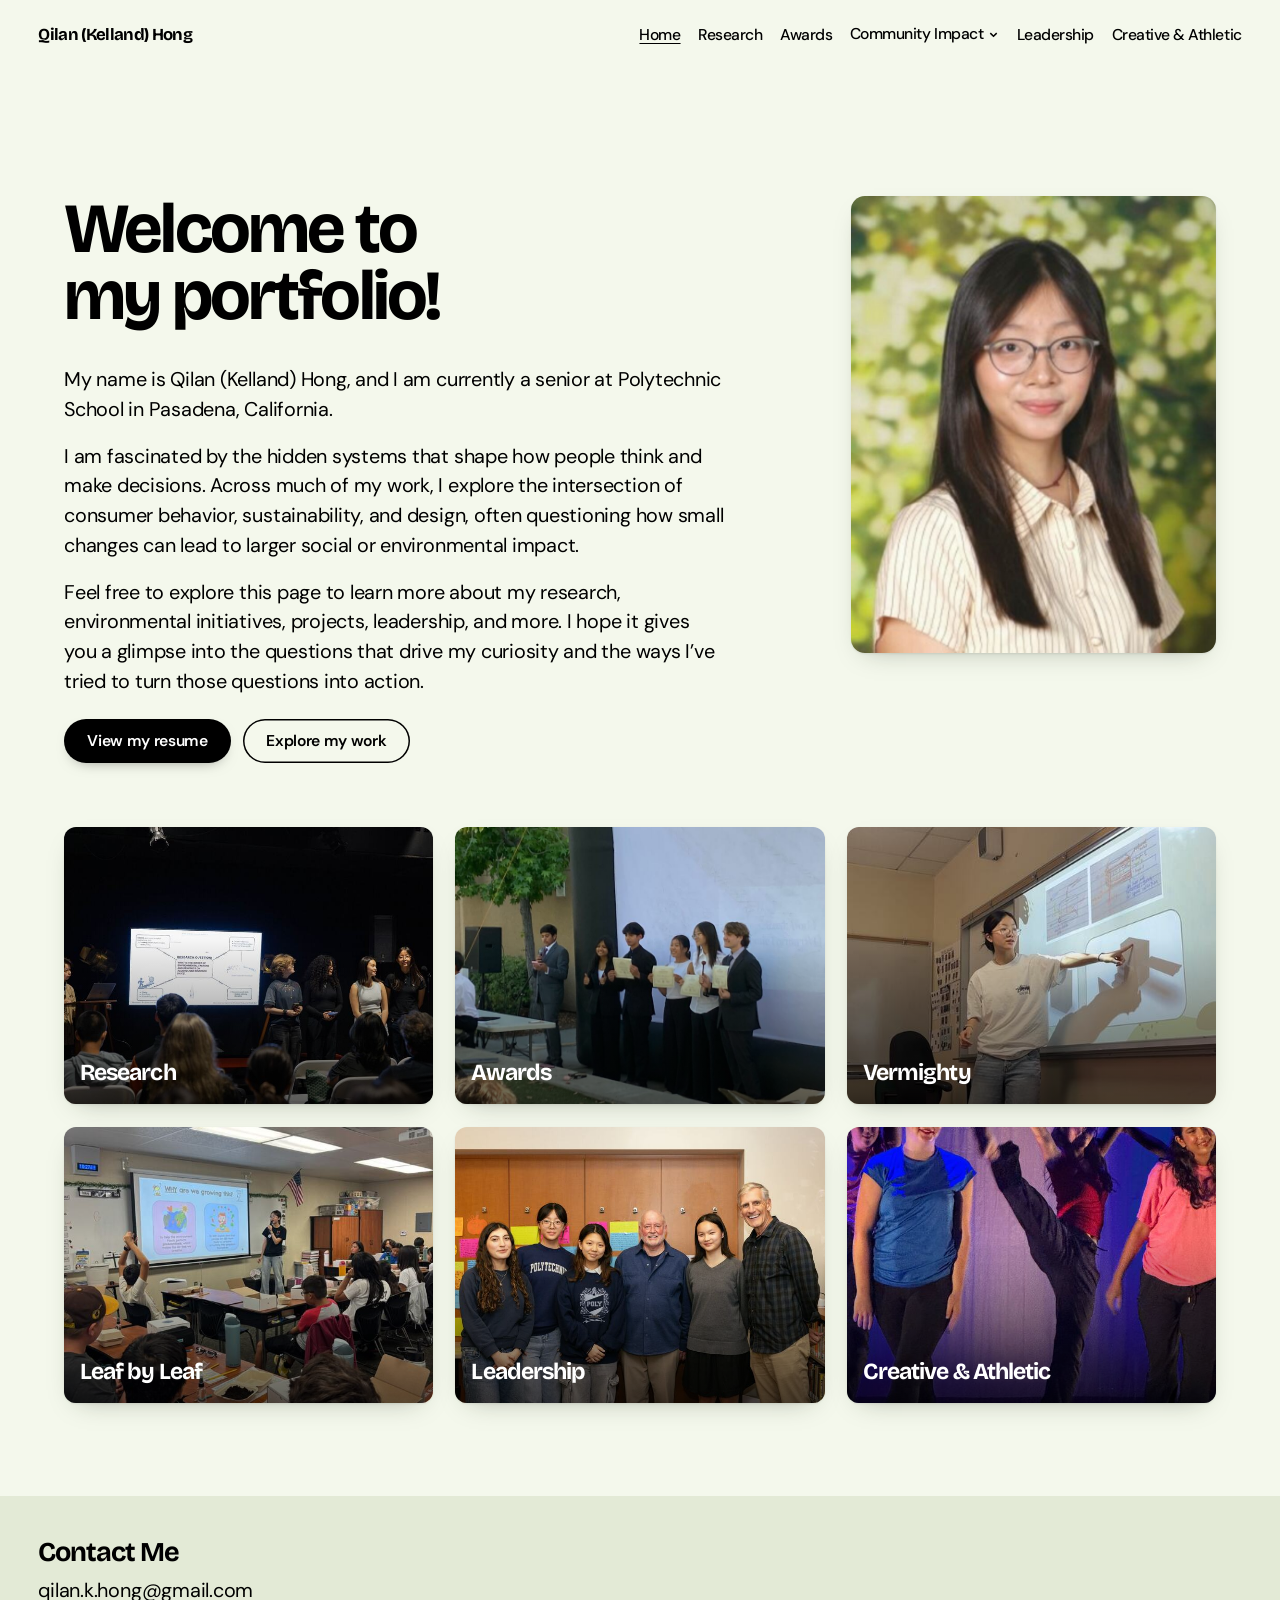
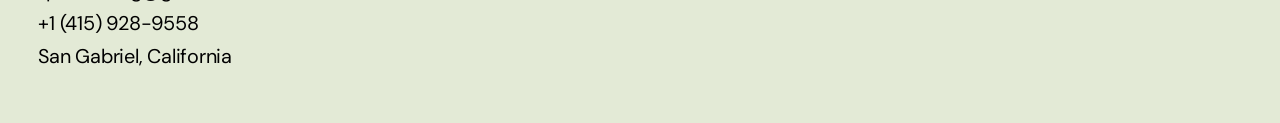
<file: index.html>
<!DOCTYPE html>
<html lang="en">
<head>
<meta charset="utf-8">
<meta name="viewport" content="width=device-width, initial-scale=1">
<title>Qilan (Kelland) Hong</title>
<meta name="description" content="Qilan (Kelland) Hong, a senior at Polytechnic School in Pasadena, California, exploring consumer behavior, sustainability, and design.">
<link rel="canonical" href="https://www.qilankellandhong.org/">
<meta property="og:type" content="website">
<meta property="og:site_name" content="Qilan (Kelland) Hong">
<meta property="og:title" content="Qilan (Kelland) Hong">
<meta property="og:description" content="Qilan (Kelland) Hong, a senior at Polytechnic School in Pasadena, California, exploring consumer behavior, sustainability, and design.">
<meta property="og:url" content="https://www.qilankellandhong.org/">
<meta property="og:image" content="https://www.qilankellandhong.org/assets/img/headshot.jpg">
<meta name="twitter:card" content="summary_large_image">
<meta name="theme-color" content="#fbfff2">
<link rel="icon" href="assets/img/favicon.png">
<link rel="preconnect" href="https://fonts.googleapis.com">
<link rel="preconnect" href="https://fonts.gstatic.com" crossorigin>
<link rel="stylesheet" href="https://fonts.googleapis.com/css2?family=Bricolage+Grotesque:opsz,wght@12..96,700&family=DM+Sans:ital,wght@0,300;0,500;0,700;1,300&display=swap">
<link rel="stylesheet" href="assets/css/site.css">
</head>
<body>
<a class="skip" href="#main">Skip to content</a>
<header class="site-header">
  <div class="bar">
    <a class="brand" href="index.html">Qilan (Kelland) Hong</a>
    <button class="nav-toggle" type="button" aria-expanded="false" aria-controls="site-nav"><svg viewBox="0 0 18 18" fill="none" stroke="currentColor" stroke-width="1.7" aria-hidden="true"><path d="M2 5h14M2 9h14M2 13h14"/></svg>Menu</button>
    <nav class="site-nav" id="site-nav" aria-label="Main"><ul class="nav-list"><li><a href="index.html" aria-current="page">Home</a></li><li><a href="research.html">Research</a></li><li><a href="awards.html">Awards</a></li><li class="has-sub"><button type="button" class="nav-sub-toggle" aria-expanded="false">Community Impact<svg viewBox="0 0 12 12" fill="none" stroke="currentColor" stroke-width="1.6" aria-hidden="true"><path d="m2.5 4.5 3.5 3.5 3.5-3.5"/></svg></button><ul class="nav-sub"><li><a href="vermighty.html">Vermighty</a></li><li><a href="leaf-by-leaf.html">Leaf by Leaf</a></li></ul></li><li><a href="leadership.html">Leadership</a></li><li><a href="creative-athletic.html">Creative &amp; Athletic</a></li></ul></nav>
  </div>
</header>
<main id="main">

<div class="page">
<div class="home-intro"><div class="grid"><div class="cell " style="--col:1 / 8;--row:1"><h2>Welcome to my portfolio!</h2><p>My name is Qilan (Kelland) Hong, and I am currently a senior at Polytechnic School in Pasadena, California.</p><p>I am fascinated by the hidden systems that shape how people think and make decisions. Across much of my work, I explore the intersection of consumer behavior, sustainability, and design, often questioning how small changes can lead to larger social or environmental impact.</p><p>Feel free to explore this page to learn more about my research, environmental initiatives, projects, leadership, and more. I hope it gives you a glimpse into the questions that drive my curiosity and the ways I’ve tried to turn those questions into action.</p><div class="btn-row"><p><a class="btn" href="assets/media/qilan-hong-resume.pdf" target="_blank" rel="noopener">View my resume</a></p><p><a class="btn ghost" href="research.html">Explore my work</a></p></div></div><div class="cell " style="--col:9 / -1;--row:1"><div class="home-photo"><img src="assets/img/headshot.jpg" alt="Portrait of Qilan (Kelland) Hong" width="1200" height="1500"></div></div></div></div><section class="explore" aria-label="Explore my work"><div class="explore-grid"><a class="explore-card" href="research.html"><img src="assets/img/research-genomics-800.jpg" alt="" loading="lazy"><span>Research</span></a><a class="explore-card" href="awards.html"><img src="assets/img/award-mun-delegate-800.jpg" alt="" loading="lazy"><span>Awards</span></a><a class="explore-card" href="vermighty.html"><img src="assets/img/verm-terrapalooza-1-800.jpg" alt="" loading="lazy"><span>Vermighty</span></a><a class="explore-card" href="leaf-by-leaf.html"><img src="assets/img/lbl-workshop-teaching-800.jpg" alt="" loading="lazy"><span>Leaf by Leaf</span></a><a class="explore-card" href="leadership.html"><img src="assets/img/lead-global-initiatives-800.jpg" alt="" loading="lazy"><span>Leadership</span></a><a class="explore-card" href="creative-athletic.html"><img src="assets/img/ca-dance-stage-800.jpg" alt="" loading="lazy"><span>Creative &amp; Athletic</span></a></div></section>
</div>
</main>
<footer class="site-footer" id="contact">
  <h4>Contact Me</h4>
  <p><a href="mailto:qilan.k.hong@gmail.com">qilan.k.hong@gmail.com</a></p>
  <p><a href="tel:+14159289558">+1 (415) 928-9558</a></p>
  <p>San Gabriel, California</p>
</footer>
<script src="assets/js/site.js" defer></script>
</body>
</html>
</file>
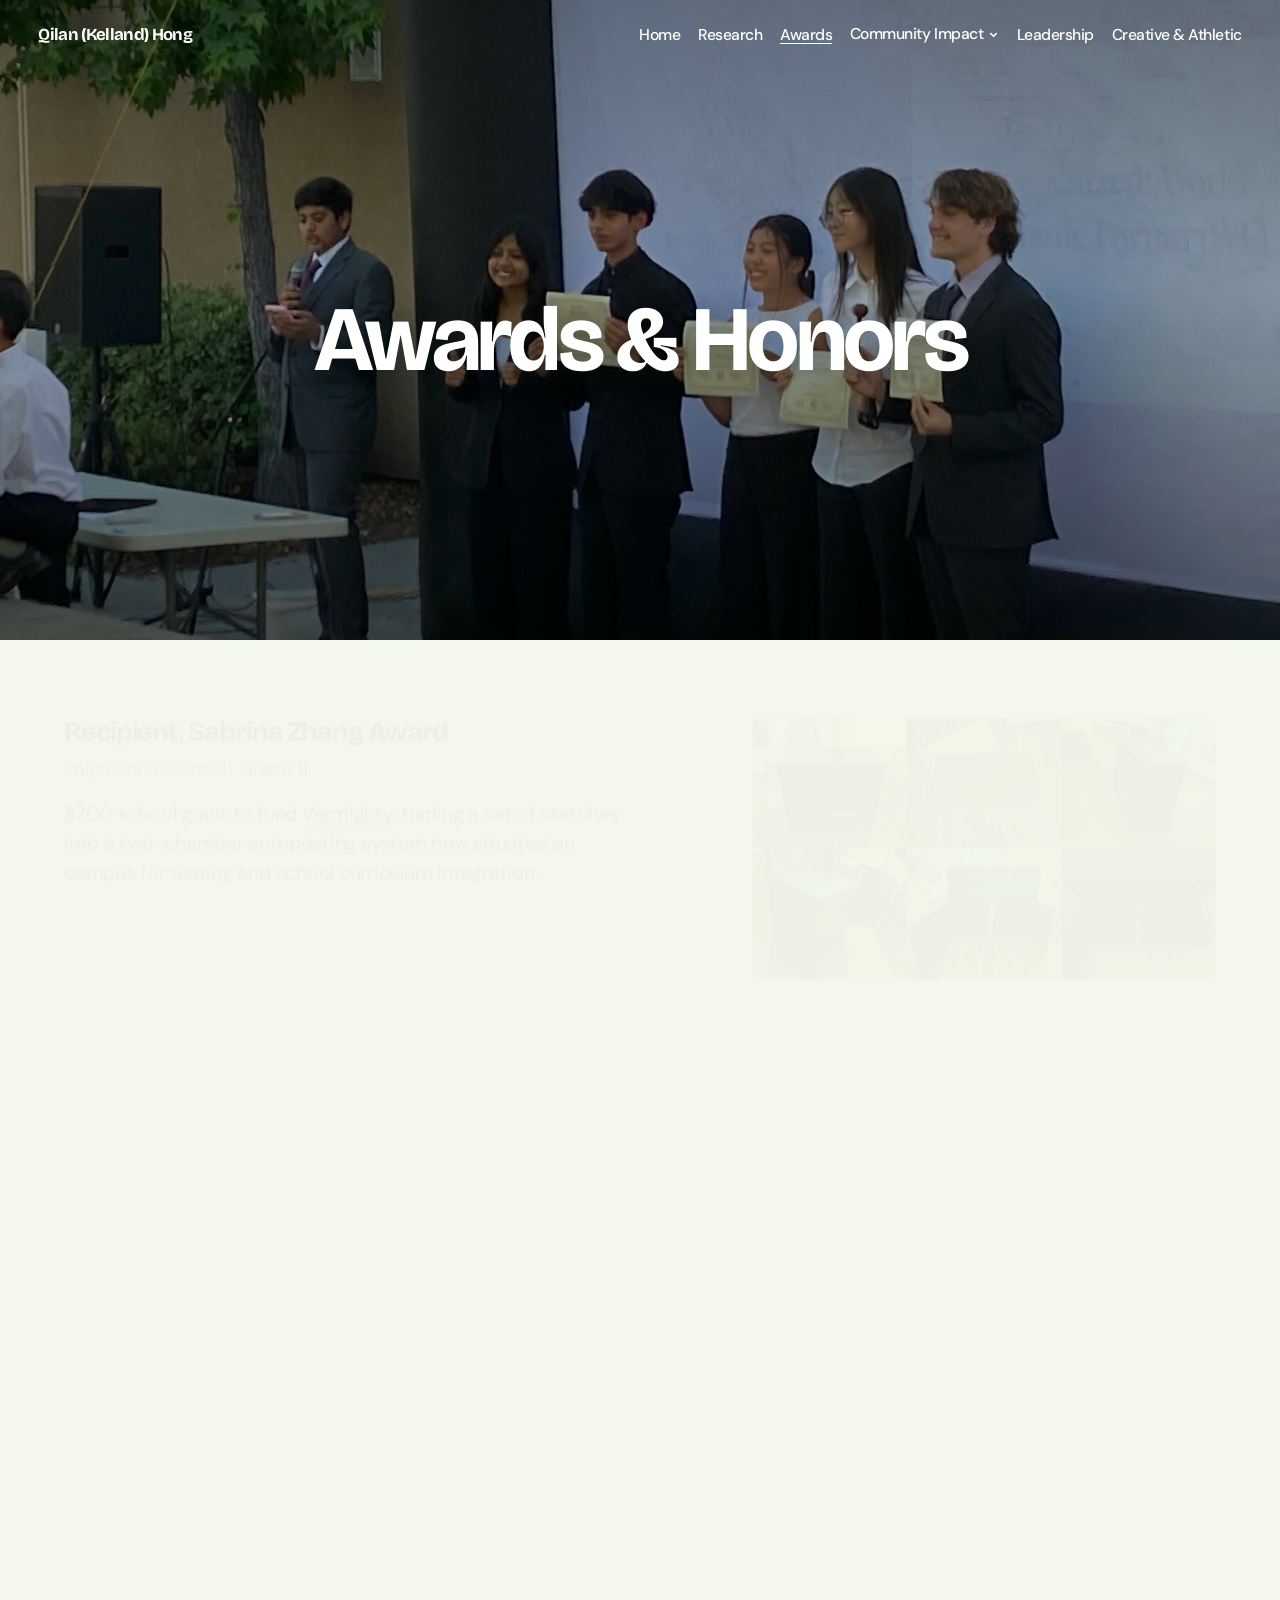
<file: awards-1.html>
<!DOCTYPE html><html lang="en"><head><meta charset="utf-8">
<title>Moved</title><link rel="canonical" href="https://www.qilankellandhong.org/awards">
<meta http-equiv="refresh" content="0; url=awards.html"><meta name="robots" content="noindex">
</head><body><p>This page has moved to <a href="awards.html">awards.html</a>.</p></body></html>
</file>
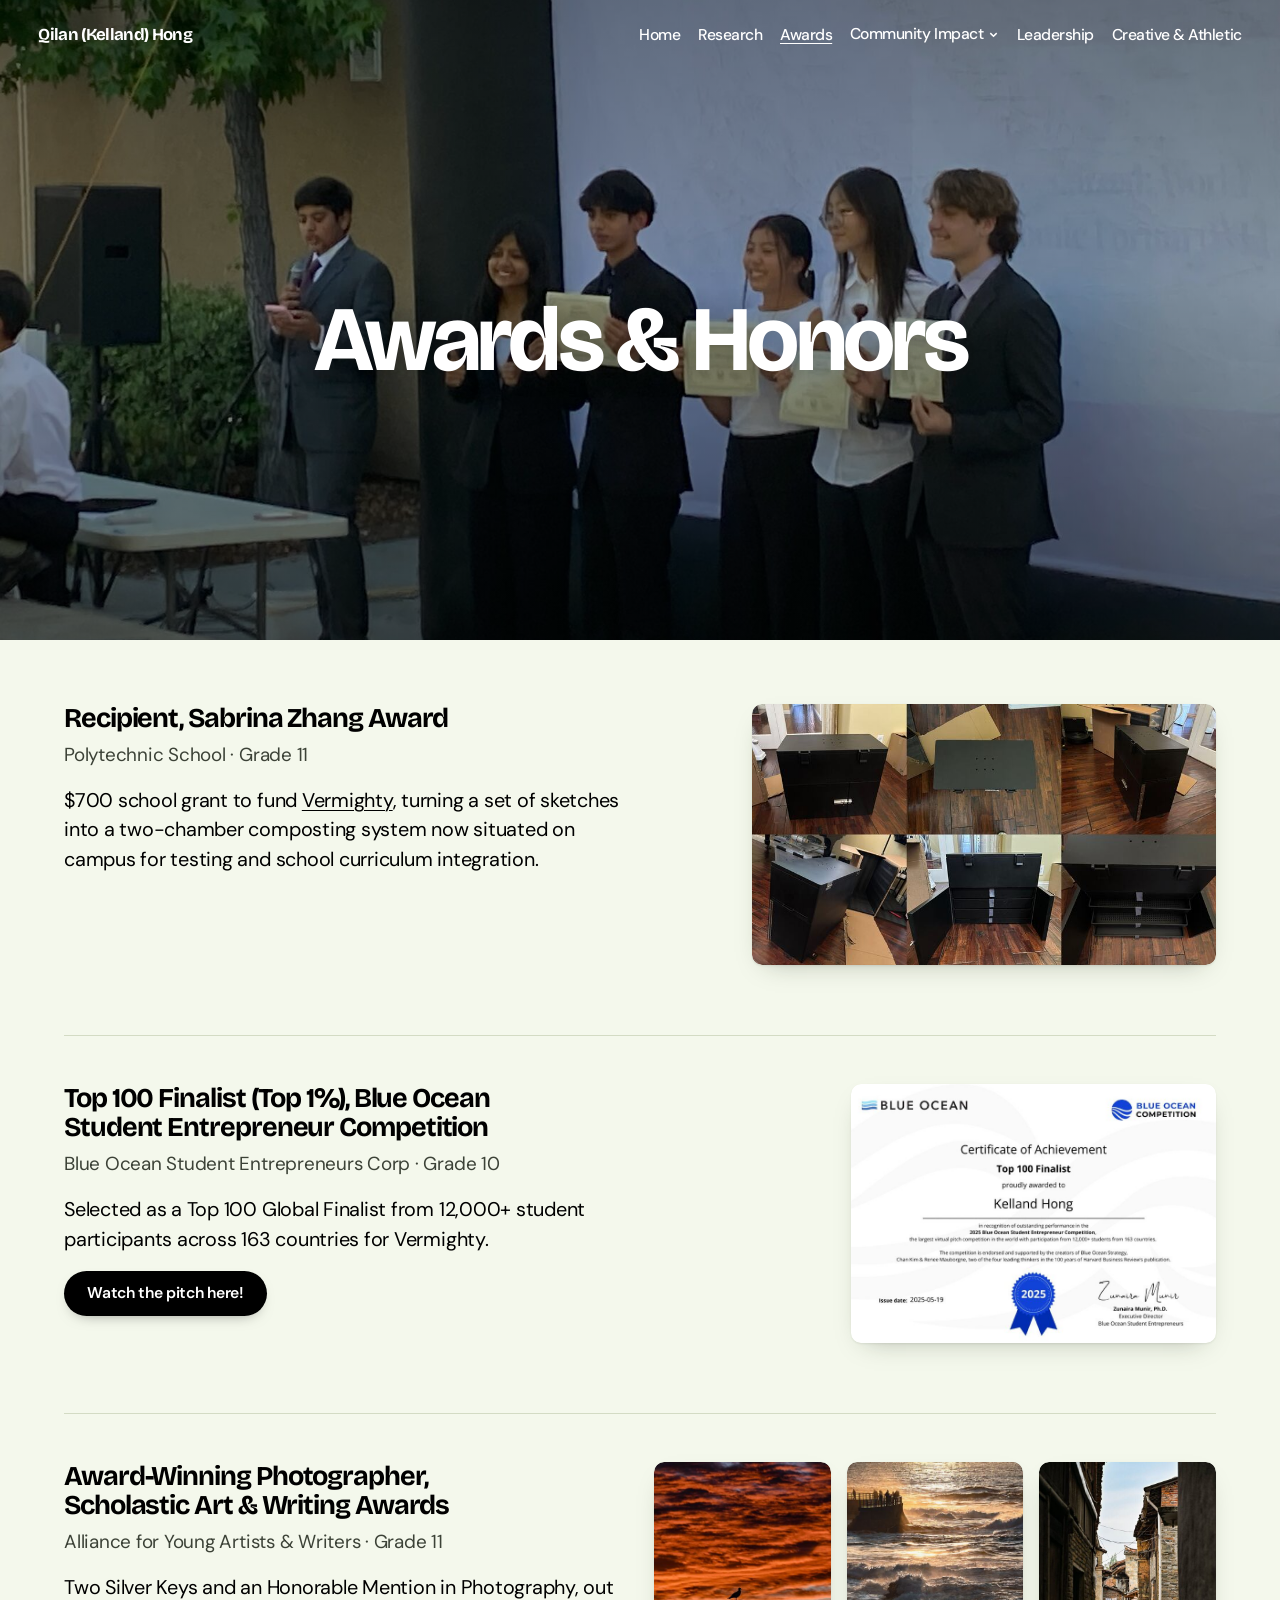
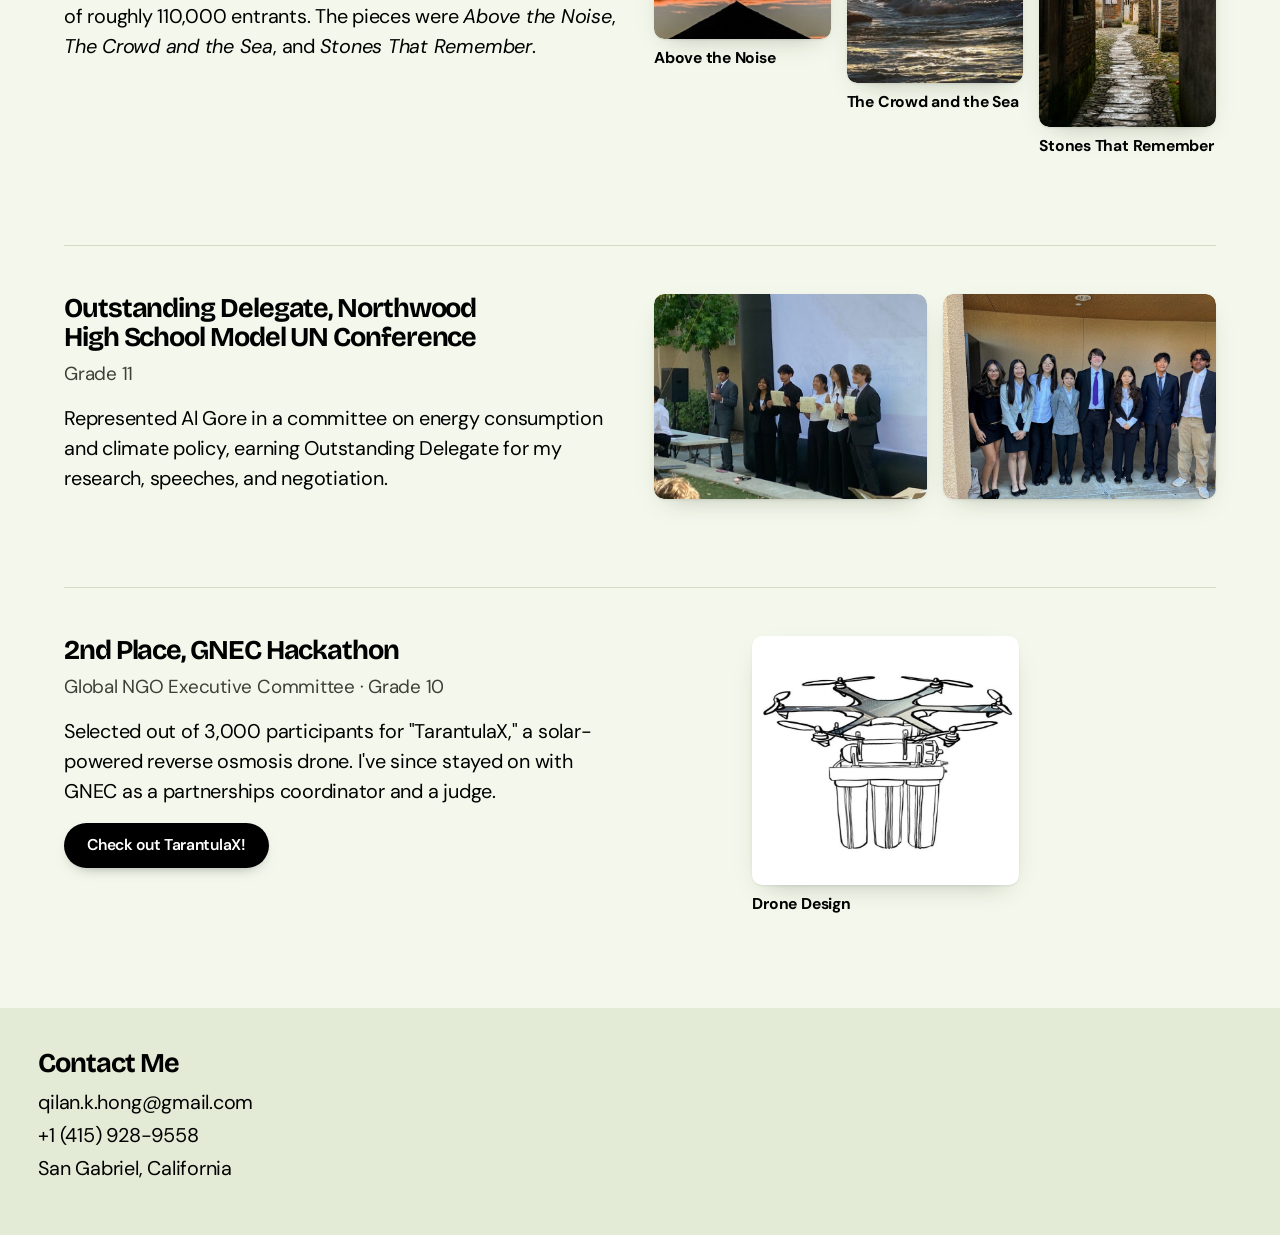
<file: awards.html>
<!DOCTYPE html>
<html lang="en">
<head>
<meta charset="utf-8">
<meta name="viewport" content="width=device-width, initial-scale=1">
<title>Awards · Qilan (Kelland) Hong</title>
<meta name="description" content="Awards and honors of Qilan (Kelland) Hong: Sabrina Zhang Award, Blue Ocean Top 100, Scholastic Art &amp; Writing Awards, Model UN and GNEC Hackathon.">
<link rel="canonical" href="https://www.qilankellandhong.org/awards">
<meta property="og:type" content="website">
<meta property="og:site_name" content="Qilan (Kelland) Hong">
<meta property="og:title" content="Awards · Qilan (Kelland) Hong">
<meta property="og:description" content="Awards and honors of Qilan (Kelland) Hong: Sabrina Zhang Award, Blue Ocean Top 100, Scholastic Art &amp; Writing Awards, Model UN and GNEC Hackathon.">
<meta property="og:url" content="https://www.qilankellandhong.org/awards">
<meta property="og:image" content="https://www.qilankellandhong.org/assets/img/award-mun-delegate.jpg">
<meta name="twitter:card" content="summary_large_image">
<meta name="theme-color" content="#fbfff2">
<link rel="icon" href="assets/img/favicon.png">
<link rel="preconnect" href="https://fonts.googleapis.com">
<link rel="preconnect" href="https://fonts.gstatic.com" crossorigin>
<link rel="stylesheet" href="https://fonts.googleapis.com/css2?family=Bricolage+Grotesque:opsz,wght@12..96,700&family=DM+Sans:ital,wght@0,300;0,500;0,700;1,300&display=swap">
<link rel="stylesheet" href="assets/css/site.css">
</head>
<body class="has-hero">
<a class="skip" href="#main">Skip to content</a>
<header class="site-header">
  <div class="bar">
    <a class="brand" href="index.html">Qilan (Kelland) Hong</a>
    <button class="nav-toggle" type="button" aria-expanded="false" aria-controls="site-nav"><svg viewBox="0 0 18 18" fill="none" stroke="currentColor" stroke-width="1.7" aria-hidden="true"><path d="M2 5h14M2 9h14M2 13h14"/></svg>Menu</button>
    <nav class="site-nav" id="site-nav" aria-label="Main"><ul class="nav-list"><li><a href="index.html">Home</a></li><li><a href="research.html">Research</a></li><li><a href="awards.html" aria-current="page">Awards</a></li><li class="has-sub"><button type="button" class="nav-sub-toggle" aria-expanded="false">Community Impact<svg viewBox="0 0 12 12" fill="none" stroke="currentColor" stroke-width="1.6" aria-hidden="true"><path d="m2.5 4.5 3.5 3.5 3.5-3.5"/></svg></button><ul class="nav-sub"><li><a href="vermighty.html">Vermighty</a></li><li><a href="leaf-by-leaf.html">Leaf by Leaf</a></li></ul></li><li><a href="leadership.html">Leadership</a></li><li><a href="creative-athletic.html">Creative &amp; Athletic</a></li></ul></nav>
  </div>
</header>
<main id="main">
<section class="hero"><img src="assets/img/award-mun-delegate.jpg" alt="" fetchpriority="high"><div><h1>Awards &amp; Honors</h1></div></section>
<div class="page">
<div class="grid"><div class="cell " style="--col:1 / 7"><h4>Recipient, Sabrina Zhang Award</h4><p class="meta">Polytechnic School · Grade 11</p><p>$700 school grant to fund <a href="vermighty.html">Vermighty</a>, turning a set of sketches into a two-chamber composting system now situated on campus for testing and school curriculum integration.</p></div><div class="cell " style="--col:8 / -1"><figure class="snap"><button type="button" class="shot fill" style="--ar:16 / 9" data-full="assets/img/verm-hero.jpg" data-caption="" aria-label="Enlarge photo: Building the Vermighty composting system"><img src="assets/img/verm-hero-800.jpg" alt="Building the Vermighty composting system" loading="lazy" decoding="async"></button></figure></div><hr class="rule"></div><div class="grid"><div class="cell " style="--col:1 / 7"><h4>Top 100 Finalist (Top 1%), Blue Ocean Student Entrepreneur Competition</h4><p class="meta">Blue Ocean Student Entrepreneurs Corp · Grade 10</p><p>Selected as a Top 100 Global Finalist from 12,000+ student participants across 163 countries for Vermighty.</p><p><a class="btn" href="https://www.youtube.com/watch?v=ykseSfgmh6g&amp;t=30s" target="_blank" rel="noopener">Watch the pitch here!</a></p></div><div class="cell " style="--col:9 / -1"><figure class="snap"><button type="button" class="shot" data-full="assets/img/award-blue-ocean-cert.jpg" data-caption="" aria-label="Enlarge photo: Blue Ocean Competition Top 100 finalist certificate"><img src="assets/img/award-blue-ocean-cert-800.jpg" alt="Blue Ocean Competition Top 100 finalist certificate" loading="lazy" decoding="async"></button></figure></div><hr class="rule"></div><div class="grid"><div class="cell " style="--col:1 / 7"><h4>Award-Winning Photographer, Scholastic Art &amp; Writing Awards</h4><p class="meta">Alliance for Young Artists &amp; Writers · Grade 11</p><p>Two Silver Keys and an Honorable Mention in Photography, out of roughly 110,000 entrants. The pieces were <em>Above the Noise</em>, <em>The Crowd and the Sea</em>, and <em>Stones That Remember</em>.</p></div><div class="cell " style="--col:7 / -1"><div class="collage" style="grid-template-columns:1fr 1fr 1fr"><figure class="snap"><button type="button" class="shot fill" style="--ar:1 / 1" data-full="assets/img/award-above-the-noise.jpg" data-caption="Above the Noise" aria-label="Enlarge photo: Above the Noise: a fiery orange sky over a dark silhouette"><img src="assets/img/award-above-the-noise-800.jpg" alt="Above the Noise: a fiery orange sky over a dark silhouette" loading="lazy" decoding="async"></button><figcaption>Above the Noise</figcaption></figure><figure class="snap"><button type="button" class="shot fill" style="--ar:4 / 5" data-full="assets/img/award-crowd-and-sea.jpg" data-caption="The Crowd and the Sea" aria-label="Enlarge photo: The Crowd and the Sea: waves at sunset"><img src="assets/img/award-crowd-and-sea-800.jpg" alt="The Crowd and the Sea: waves at sunset" loading="lazy" decoding="async"></button><figcaption>The Crowd and the Sea</figcaption></figure><figure class="snap"><button type="button" class="shot fill" style="--ar:2 / 3" data-full="assets/img/award-stones-that-remember.jpg" data-caption="Stones That Remember" aria-label="Enlarge photo: Stones That Remember: a cobblestone lane between old brick houses"><img src="assets/img/award-stones-that-remember-800.jpg" alt="Stones That Remember: a cobblestone lane between old brick houses" loading="lazy" decoding="async"></button><figcaption>Stones That Remember</figcaption></figure></div></div><hr class="rule"></div><div class="grid"><div class="cell " style="--col:1 / 7"><h4>Outstanding Delegate, Northwood High School Model UN Conference</h4><p class="meta">Grade 11</p><p>Represented Al Gore in a committee on energy consumption and climate policy, earning Outstanding Delegate for my research, speeches, and negotiation.</p></div><div class="cell " style="--col:7 / -1"><div class="collage" style="grid-template-columns:1fr 1fr"><figure class="snap"><button type="button" class="shot fill" style="--ar:4 / 3" data-full="assets/img/award-mun-delegate.jpg" data-caption="" aria-label="Enlarge photo: Receiving the Outstanding Delegate award on stage"><img src="assets/img/award-mun-delegate-800.jpg" alt="Receiving the Outstanding Delegate award on stage" loading="lazy" decoding="async"></button></figure><figure class="snap"><button type="button" class="shot fill" style="--ar:4 / 3" data-full="assets/img/award-mun-group.jpg" data-caption="" aria-label="Enlarge photo: Polytechnic Model UN delegation"><img src="assets/img/award-mun-group-800.jpg" alt="Polytechnic Model UN delegation" loading="lazy" decoding="async"></button></figure></div></div><hr class="rule"></div><div class="grid"><div class="cell " style="--col:1 / 7"><h4>2nd Place, GNEC Hackathon</h4><p class="meta">Global NGO Executive Committee · Grade 10</p><p>Selected out of 3,000 participants for "TarantulaX," a solar-powered reverse osmosis drone. I've since stayed on with GNEC as a partnerships coordinator and a judge.</p><p><a class="btn" href="https://devpost.com/software/tarantulax" target="_blank" rel="noopener">Check out TarantulaX!</a></p></div><div class="cell " style="--col:8 / 11"><figure class="snap"><button type="button" class="shot" data-full="assets/img/award-drone.jpg" data-caption="Drone Design" aria-label="Enlarge photo: Line drawing of the TarantulaX drone"><img src="assets/img/award-drone-800.jpg" alt="Line drawing of the TarantulaX drone" loading="lazy" decoding="async"></button><figcaption>Drone Design</figcaption></figure></div></div>
</div>
</main>
<footer class="site-footer" id="contact">
  <h4>Contact Me</h4>
  <p><a href="mailto:qilan.k.hong@gmail.com">qilan.k.hong@gmail.com</a></p>
  <p><a href="tel:+14159289558">+1 (415) 928-9558</a></p>
  <p>San Gabriel, California</p>
</footer>
<script src="assets/js/site.js" defer></script>
</body>
</html>
</file>
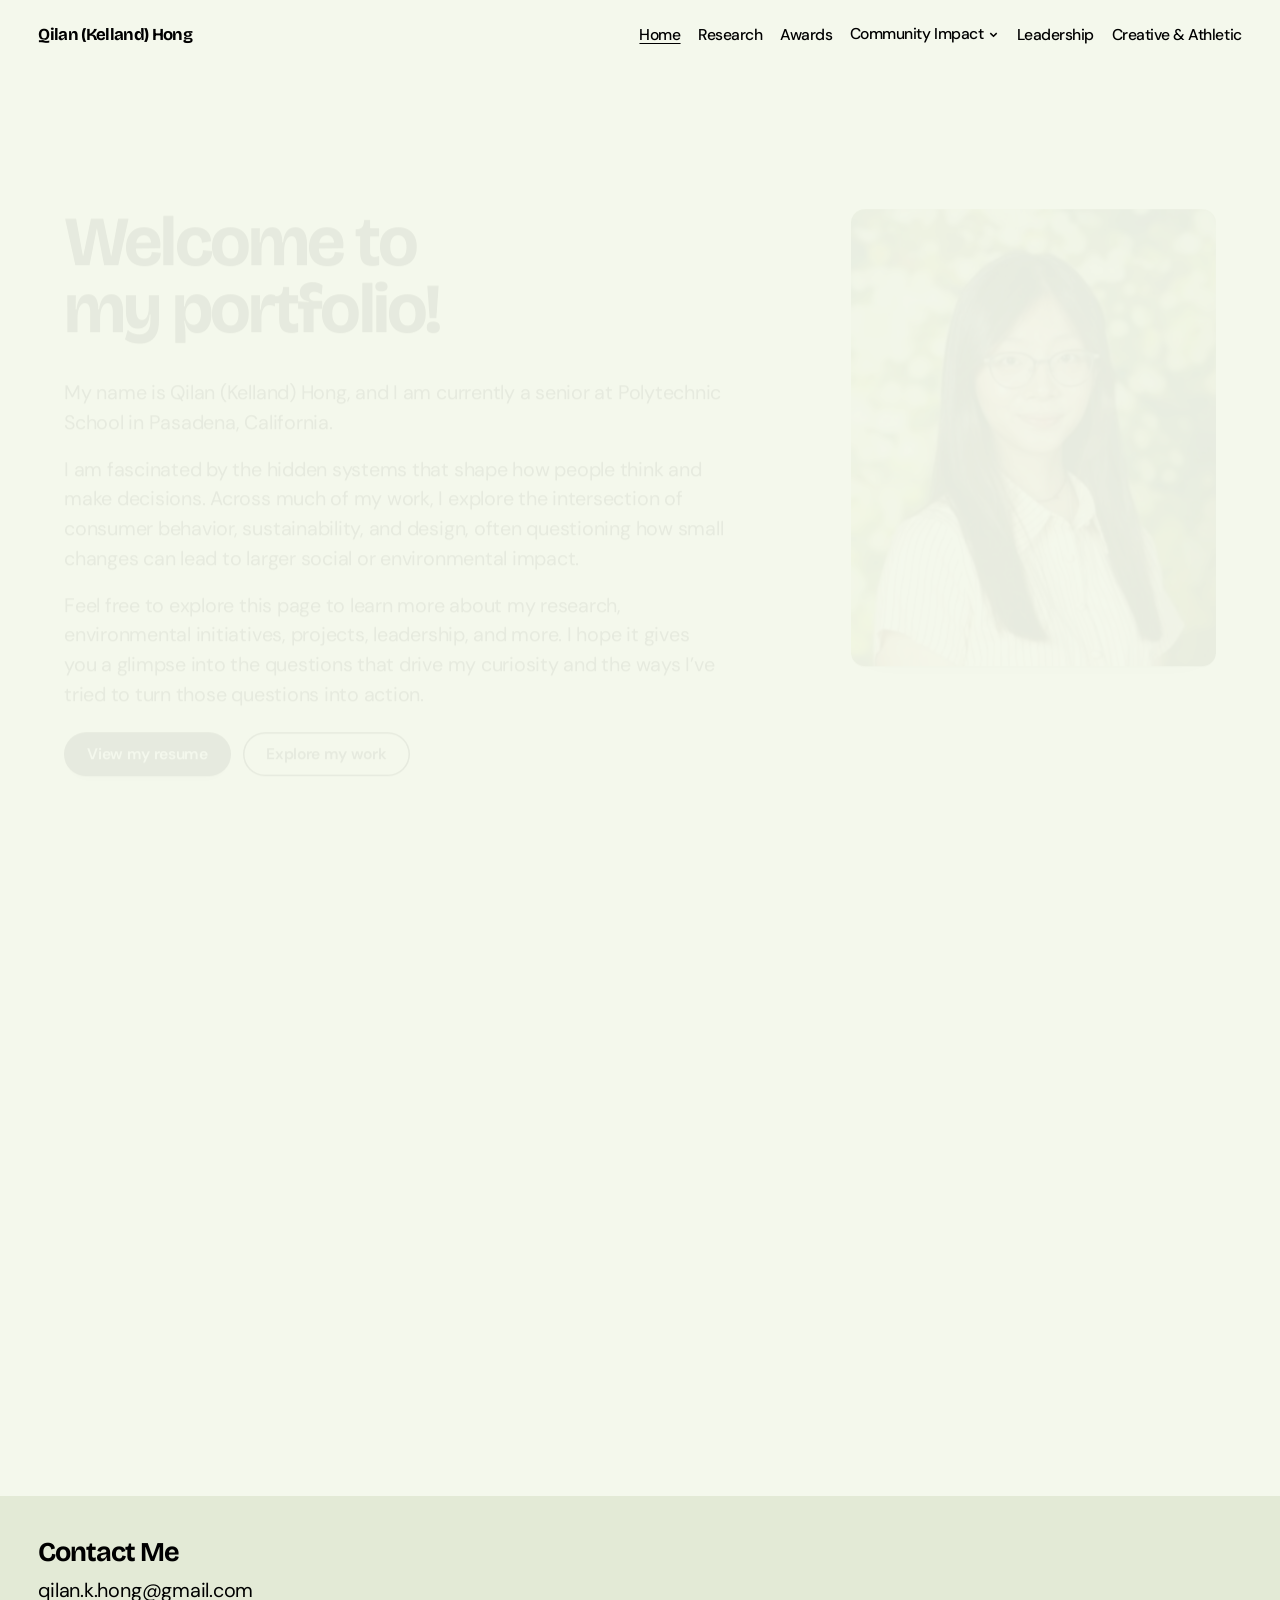
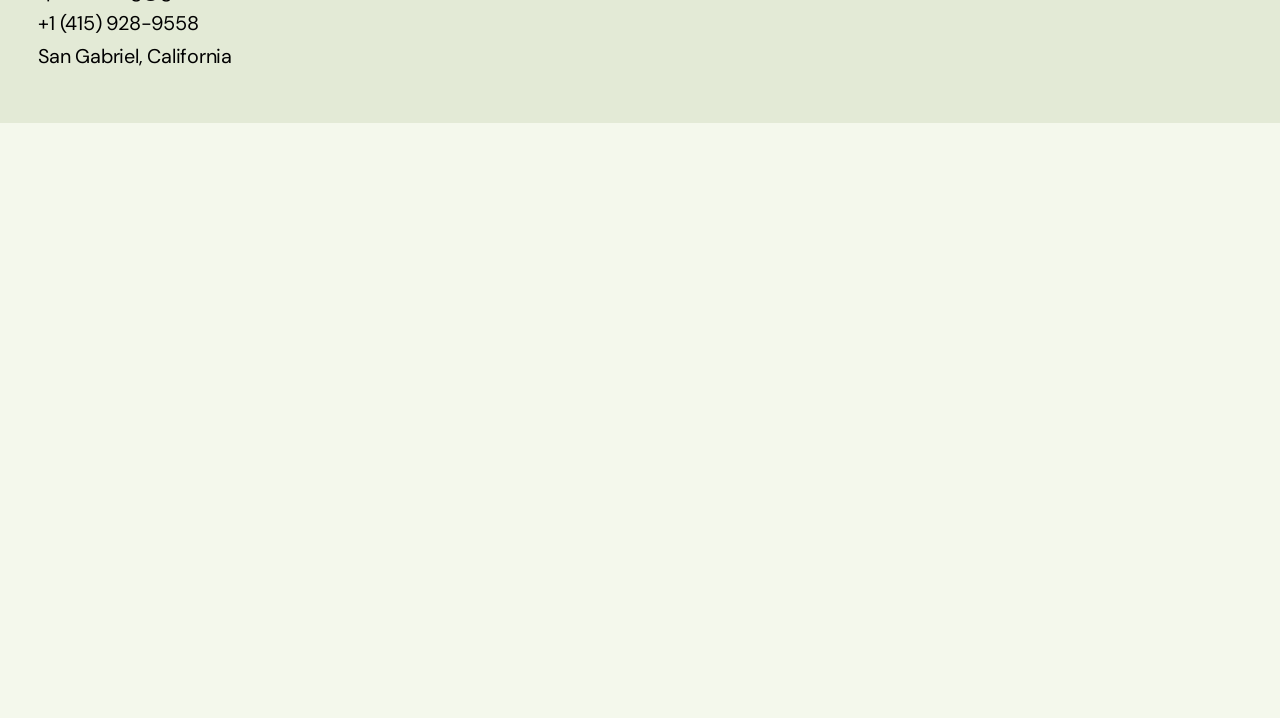
<file: com.html>
<!DOCTYPE html><html lang="en"><head><meta charset="utf-8">
<title>Moved</title><link rel="canonical" href="https://www.qilankellandhong.org/index">
<meta http-equiv="refresh" content="0; url=index.html"><meta name="robots" content="noindex">
</head><body><p>This page has moved to <a href="index.html">index.html</a>.</p></body></html>
</file>
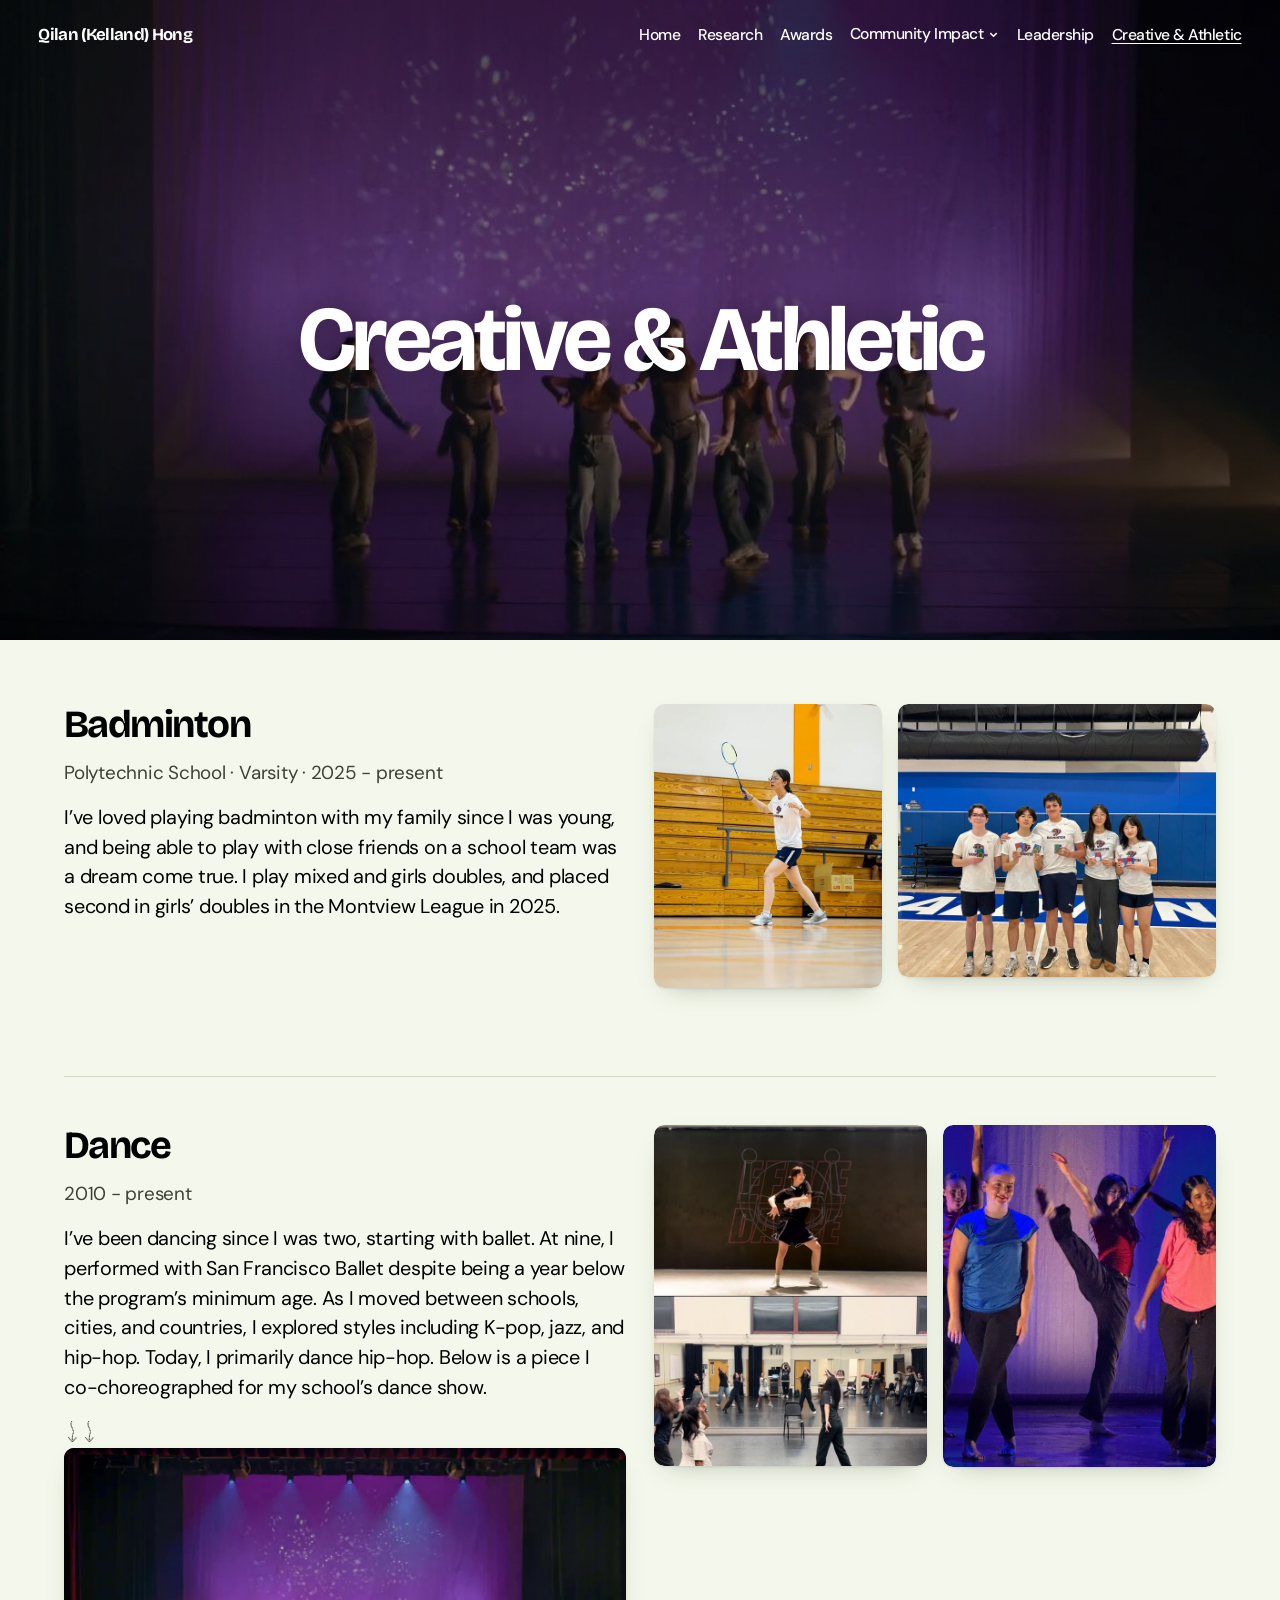
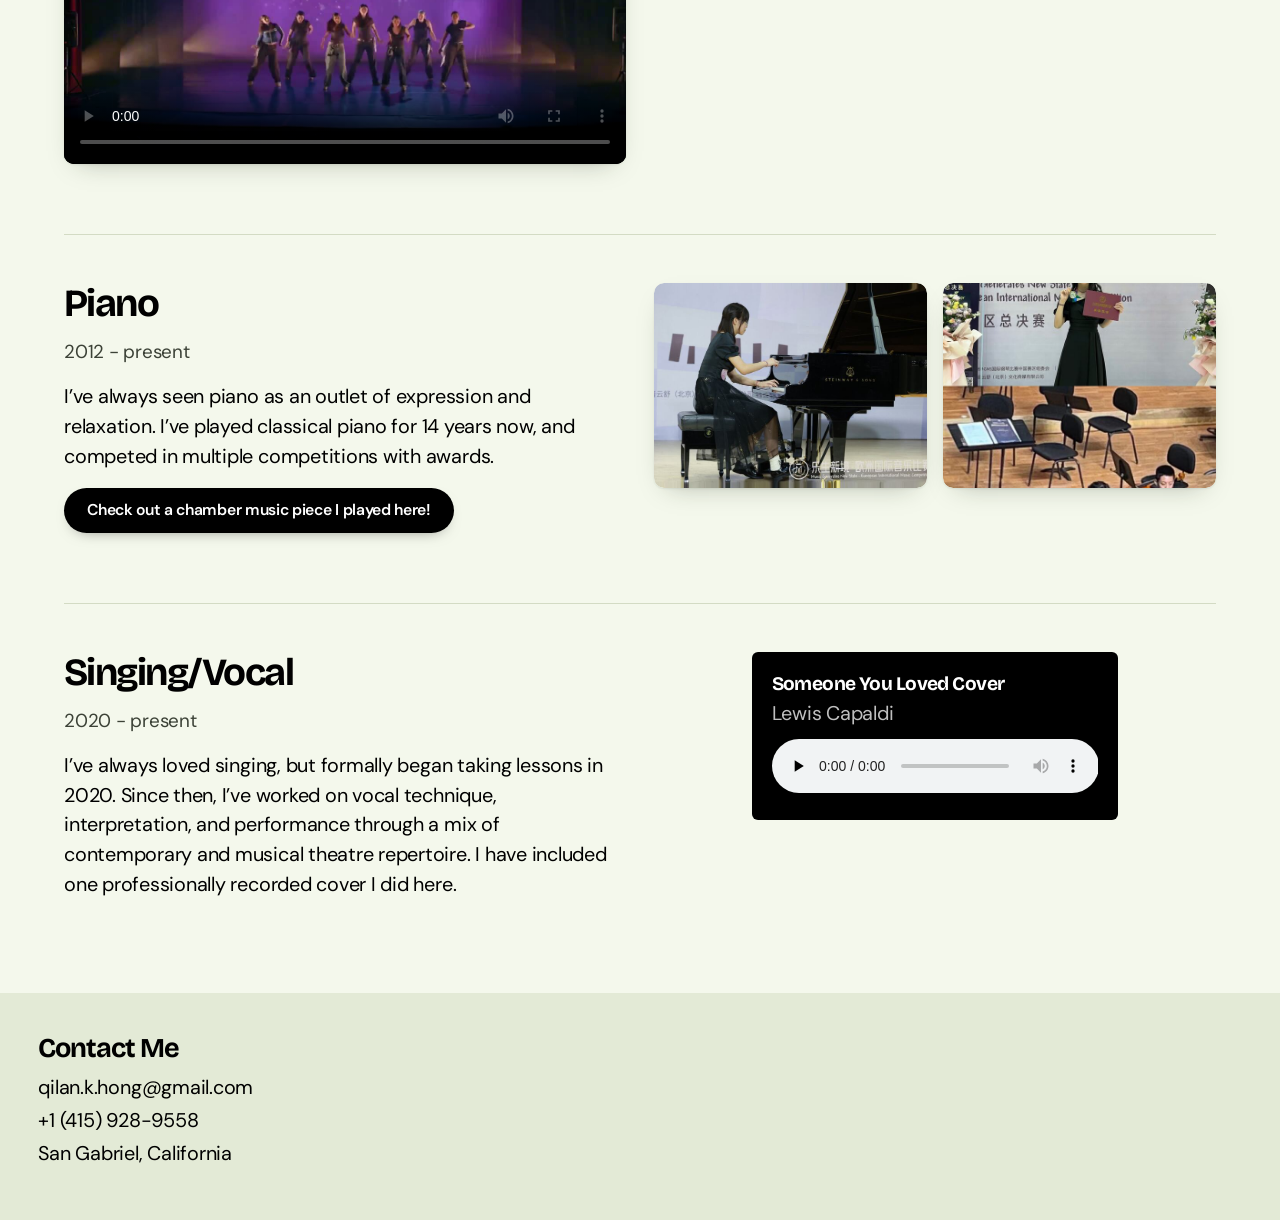
<file: creative-athletic.html>
<!DOCTYPE html>
<html lang="en">
<head>
<meta charset="utf-8">
<meta name="viewport" content="width=device-width, initial-scale=1">
<title>Creative &amp; Athletic · Qilan (Kelland) Hong</title>
<meta name="description" content="Badminton, dance, piano and singing: the creative and athletic side of Qilan (Kelland) Hong.">
<link rel="canonical" href="https://www.qilankellandhong.org/creative-athletic">
<meta property="og:type" content="website">
<meta property="og:site_name" content="Qilan (Kelland) Hong">
<meta property="og:title" content="Creative &amp; Athletic · Qilan (Kelland) Hong">
<meta property="og:description" content="Badminton, dance, piano and singing: the creative and athletic side of Qilan (Kelland) Hong.">
<meta property="og:url" content="https://www.qilankellandhong.org/creative-athletic">
<meta property="og:image" content="https://www.qilankellandhong.org/assets/img/ca-dance-stage.jpg">
<meta name="twitter:card" content="summary_large_image">
<meta name="theme-color" content="#fbfff2">
<link rel="icon" href="assets/img/favicon.png">
<link rel="preconnect" href="https://fonts.googleapis.com">
<link rel="preconnect" href="https://fonts.gstatic.com" crossorigin>
<link rel="stylesheet" href="https://fonts.googleapis.com/css2?family=Bricolage+Grotesque:opsz,wght@12..96,700&family=DM+Sans:ital,wght@0,300;0,500;0,700;1,300&display=swap">
<link rel="stylesheet" href="assets/css/site.css">
</head>
<body class="has-hero">
<a class="skip" href="#main">Skip to content</a>
<header class="site-header">
  <div class="bar">
    <a class="brand" href="index.html">Qilan (Kelland) Hong</a>
    <button class="nav-toggle" type="button" aria-expanded="false" aria-controls="site-nav"><svg viewBox="0 0 18 18" fill="none" stroke="currentColor" stroke-width="1.7" aria-hidden="true"><path d="M2 5h14M2 9h14M2 13h14"/></svg>Menu</button>
    <nav class="site-nav" id="site-nav" aria-label="Main"><ul class="nav-list"><li><a href="index.html">Home</a></li><li><a href="research.html">Research</a></li><li><a href="awards.html">Awards</a></li><li class="has-sub"><button type="button" class="nav-sub-toggle" aria-expanded="false">Community Impact<svg viewBox="0 0 12 12" fill="none" stroke="currentColor" stroke-width="1.6" aria-hidden="true"><path d="m2.5 4.5 3.5 3.5 3.5-3.5"/></svg></button><ul class="nav-sub"><li><a href="vermighty.html">Vermighty</a></li><li><a href="leaf-by-leaf.html">Leaf by Leaf</a></li></ul></li><li><a href="leadership.html">Leadership</a></li><li><a href="creative-athletic.html" aria-current="page">Creative &amp; Athletic</a></li></ul></nav>
  </div>
</header>
<main id="main">
<section class="hero"><img src="assets/img/ca-dance-show.jpg" alt="" fetchpriority="high"><div><h1>Creative &amp; Athletic</h1></div></section>
<div class="page">
<div class="grid"><div class="cell " style="--col:1 / 7"><h3>Badminton</h3><p class="meta">Polytechnic School · Varsity · 2025 - present</p><p>I’ve loved playing badminton with my family since I was young, and being able to play with close friends on a school team was a dream come true. I play mixed and girls doubles, and placed second in girls’ doubles in the Montview League in 2025.</p></div><div class="cell " style="--col:7 / -1"><div class="collage" style="grid-template-columns:1fr 1.4fr"><figure class="snap"><button type="button" class="shot fill" style="--ar:4 / 5" data-full="assets/img/ca-badminton.jpg" data-caption="" aria-label="Enlarge photo: Playing badminton in the school gym"><img src="assets/img/ca-badminton-800.jpg" alt="Playing badminton in the school gym" loading="lazy" decoding="async"></button></figure><figure class="snap"><button type="button" class="shot fill" style="--ar:7 / 6" data-full="assets/img/ca-badminton-team.jpg" data-caption="" aria-label="Enlarge photo: The Polytechnic badminton team with their medals"><img src="assets/img/ca-badminton-team-800.jpg" alt="The Polytechnic badminton team with their medals" loading="lazy" decoding="async"></button></figure></div></div><hr class="rule"></div><div class="grid"><div class="cell " style="--col:1 / 7"><h3>Dance</h3><p class="meta">2010 - present</p><p>I’ve been dancing since I was two, starting with ballet. At nine, I performed with San Francisco Ballet despite being a year below the program’s minimum age. As I moved between schools, cities, and countries, I explored styles including K-pop, jazz, and hip-hop. Today, I primarily dance hip-hop. Below is a piece I co-choreographed for my school’s dance show.</p><p class="cap"><svg class="doodle" viewBox="0 0 34 56" aria-hidden="true"><path d="M15 4c-6 10 8 18 3 30-1.5 4-1.5 9-1 16"/><path d="M8 42l9 10 9-10"/></svg><svg class="doodle" viewBox="0 0 34 56" aria-hidden="true"><path d="M15 4c-6 10 8 18 3 30-1.5 4-1.5 9-1 16"/><path d="M8 42l9 10 9-10"/></svg></p><video class="player" controls preload="metadata" playsinline poster="assets/img/ca-dance-video-poster.jpg"><source src="assets/media/dance-show.mp4" type="video/mp4">Your browser can’t play this video.</video></div><div class="cell " style="--col:7 / -1"><div class="collage" style="grid-template-columns:1fr 1fr"><figure class="snap"><button type="button" class="shot fill" style="--ar:4 / 5" data-full="assets/img/ca-dance-collage.jpg" data-caption="" aria-label="Enlarge photo: Dance rehearsal and performance collage"><img src="assets/img/ca-dance-collage-800.jpg" alt="Dance rehearsal and performance collage" loading="lazy" decoding="async"></button></figure><figure class="snap"><button type="button" class="shot fill" style="--ar:4 / 5" data-full="assets/img/ca-dance-stage.jpg" data-caption="" aria-label="Enlarge photo: Mid-kick on stage under purple lights"><img src="assets/img/ca-dance-stage-800.jpg" alt="Mid-kick on stage under purple lights" loading="lazy" decoding="async"></button></figure></div></div><hr class="rule"></div><div class="grid"><div class="cell " style="--col:1 / 7"><h3>Piano</h3><p class="meta">2012 - present</p><p>I’ve always seen piano as an outlet of expression and relaxation. I’ve played classical piano for 14 years now, and competed in multiple competitions with awards. </p><p><a class="btn" href="https://www.youtube.com/watch?v=4skXd9GU03w" target="_blank" rel="noopener">Check out a chamber music piece I played here!</a></p></div><div class="cell " style="--col:7 / -1"><div class="collage" style="grid-template-columns:1fr 1fr"><figure class="snap"><button type="button" class="shot fill" style="--ar:4 / 3" data-full="assets/img/ca-piano.jpg" data-caption="" aria-label="Enlarge photo: Performing on a grand piano"><img src="assets/img/ca-piano-800.jpg" alt="Performing on a grand piano" loading="lazy" decoding="async"></button></figure><figure class="snap"><button type="button" class="shot fill" style="--ar:4 / 3" data-full="assets/img/ca-piano-competition.jpg" data-caption="" aria-label="Enlarge photo: At an international music competition"><img src="assets/img/ca-piano-competition-800.jpg" alt="At an international music competition" loading="lazy" decoding="async"></button></figure></div></div><hr class="rule"></div><div class="grid"><div class="cell " style="--col:1 / 7"><h3>Singing/Vocal</h3><p class="meta">2020 - present</p><p>I’ve always loved singing, but formally began taking lessons in 2020. Since then, I’ve worked on vocal technique, interpretation, and performance through a mix of contemporary and musical theatre repertoire. I have included one professionally recorded cover I did here.</p></div><div class="cell " style="--col:8 / 12"><div class="audio-card"><div class="t">Someone You Loved Cover</div><div class="a">Lewis Capaldi</div><audio controls preload="none" src="assets/media/someone-you-loved-cover.mp3"></audio></div></div></div>
</div>
</main>
<footer class="site-footer" id="contact">
  <h4>Contact Me</h4>
  <p><a href="mailto:qilan.k.hong@gmail.com">qilan.k.hong@gmail.com</a></p>
  <p><a href="tel:+14159289558">+1 (415) 928-9558</a></p>
  <p>San Gabriel, California</p>
</footer>
<script src="assets/js/site.js" defer></script>
</body>
</html>
</file>
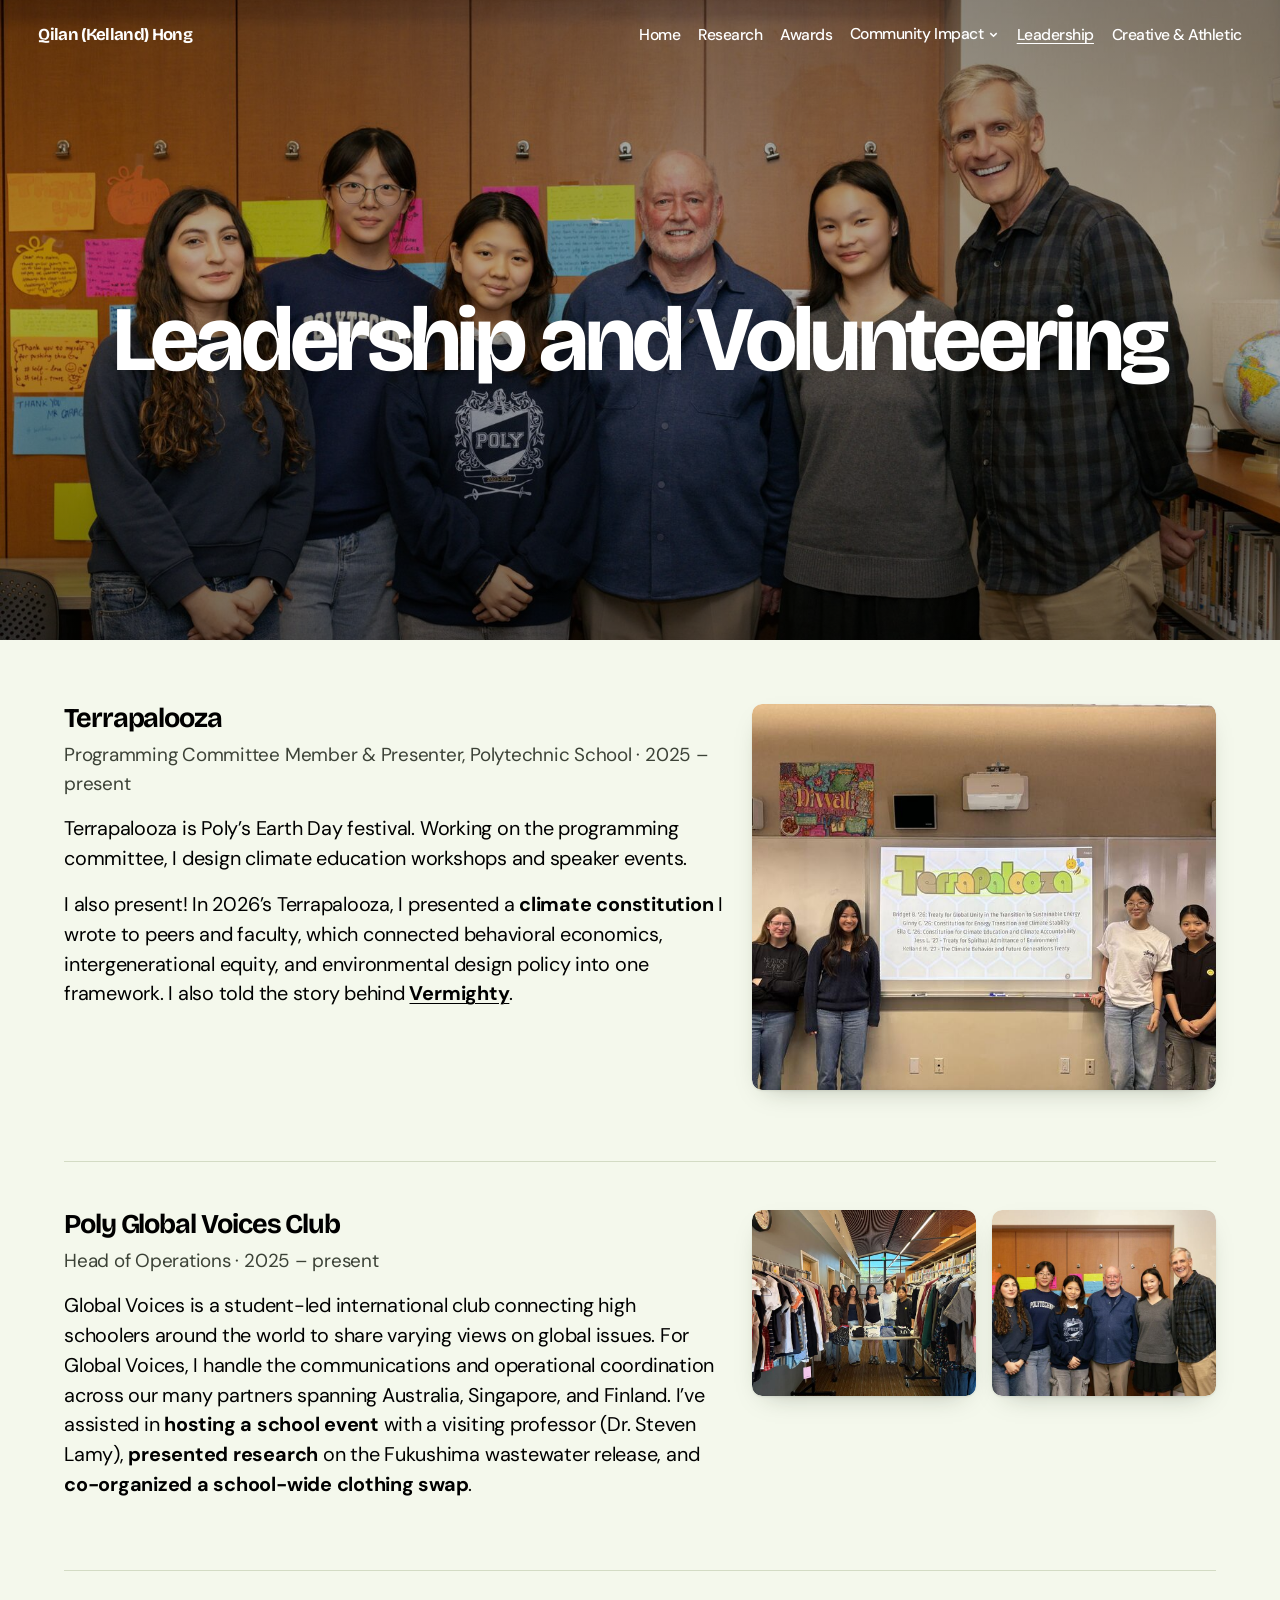
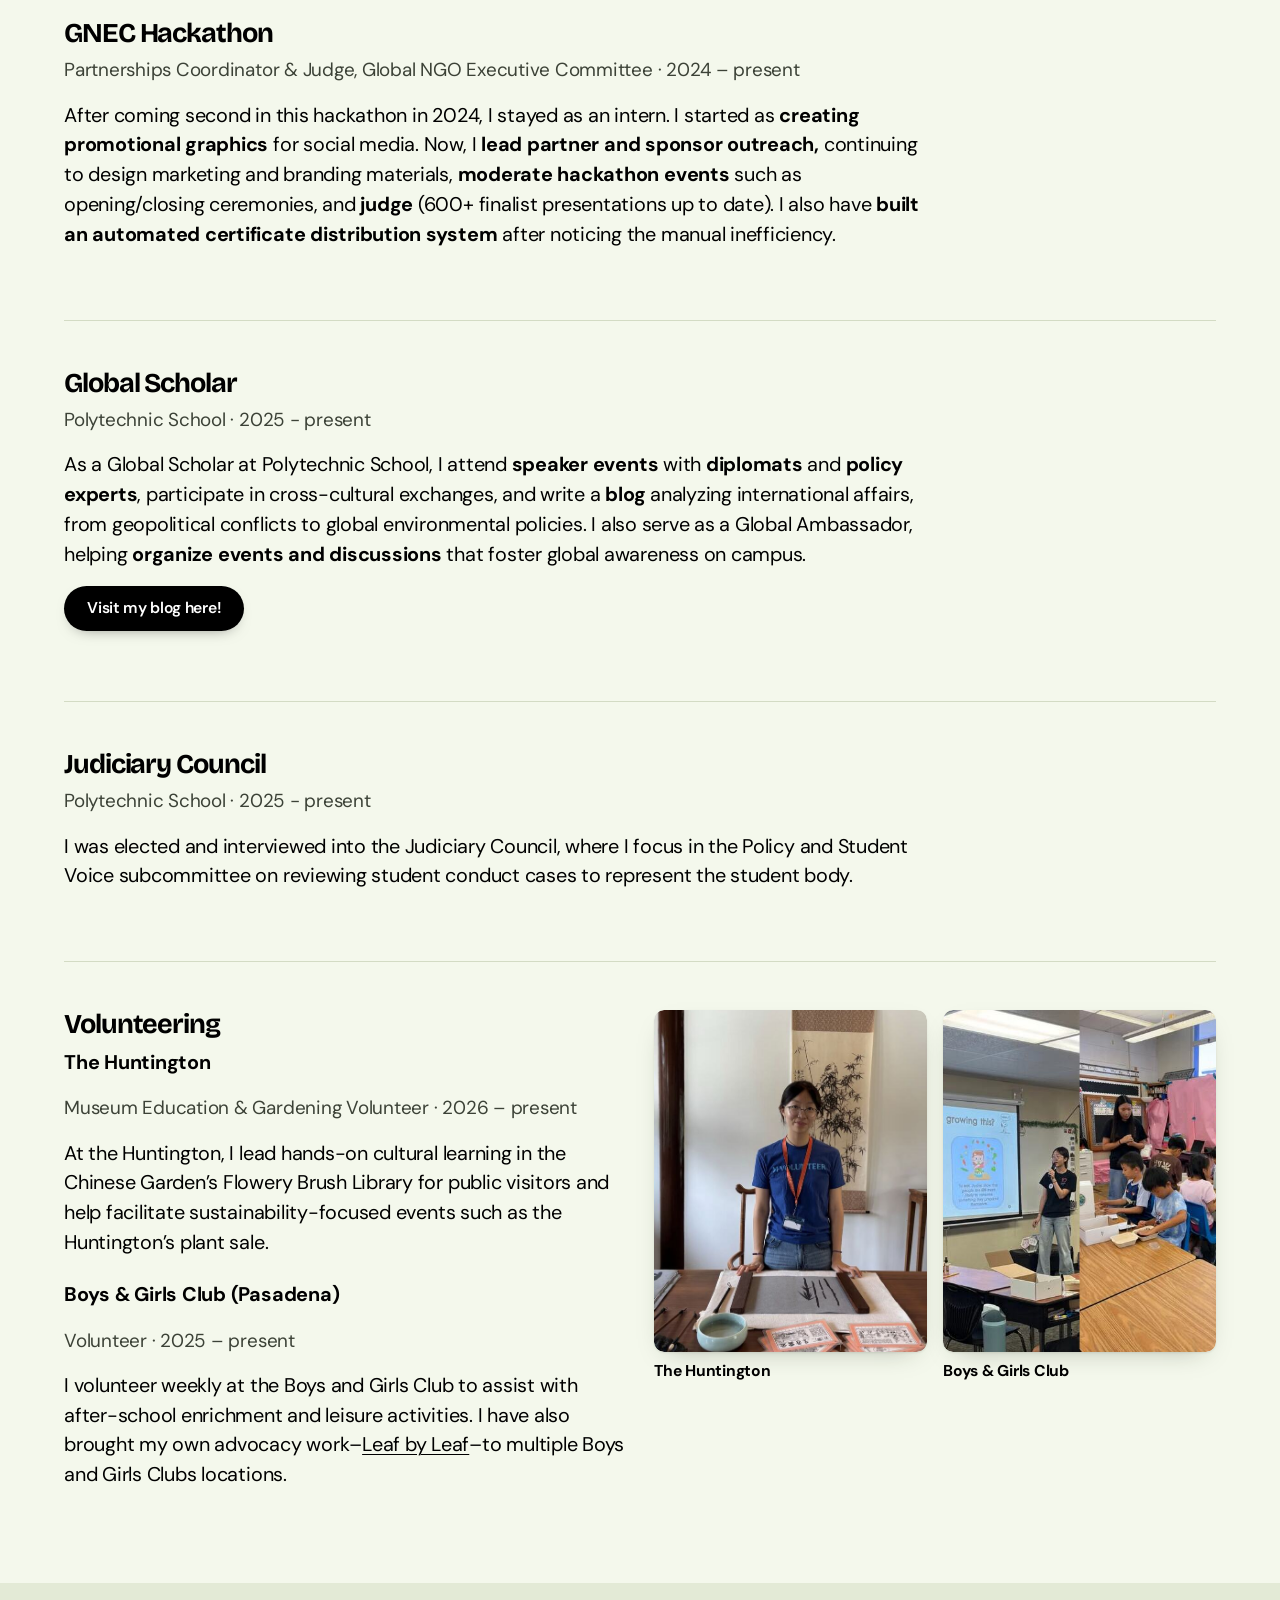
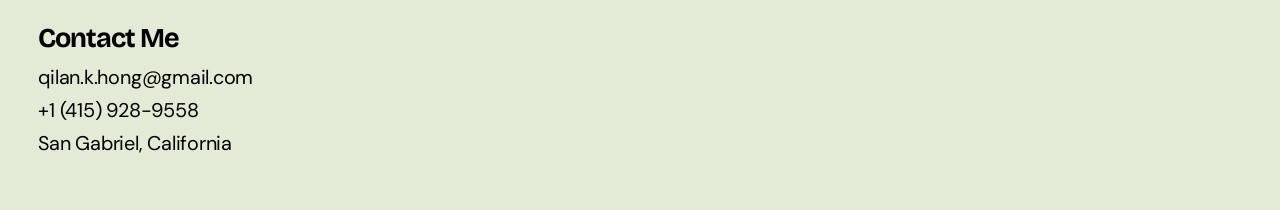
<file: leadership.html>
<!DOCTYPE html>
<html lang="en">
<head>
<meta charset="utf-8">
<meta name="viewport" content="width=device-width, initial-scale=1">
<title>Leadership · Qilan (Kelland) Hong</title>
<meta name="description" content="Leadership and volunteering by Qilan (Kelland) Hong: Terrapalooza, Global Voices, GNEC, Global Scholar, Judiciary Council, The Huntington and Boys &amp; Girls Club.">
<link rel="canonical" href="https://www.qilankellandhong.org/leadership">
<meta property="og:type" content="website">
<meta property="og:site_name" content="Qilan (Kelland) Hong">
<meta property="og:title" content="Leadership · Qilan (Kelland) Hong">
<meta property="og:description" content="Leadership and volunteering by Qilan (Kelland) Hong: Terrapalooza, Global Voices, GNEC, Global Scholar, Judiciary Council, The Huntington and Boys &amp; Girls Club.">
<meta property="og:url" content="https://www.qilankellandhong.org/leadership">
<meta property="og:image" content="https://www.qilankellandhong.org/assets/img/lead-global-initiatives.jpg">
<meta name="twitter:card" content="summary_large_image">
<meta name="theme-color" content="#fbfff2">
<link rel="icon" href="assets/img/favicon.png">
<link rel="preconnect" href="https://fonts.googleapis.com">
<link rel="preconnect" href="https://fonts.gstatic.com" crossorigin>
<link rel="stylesheet" href="https://fonts.googleapis.com/css2?family=Bricolage+Grotesque:opsz,wght@12..96,700&family=DM+Sans:ital,wght@0,300;0,500;0,700;1,300&display=swap">
<link rel="stylesheet" href="assets/css/site.css">
</head>
<body class="has-hero">
<a class="skip" href="#main">Skip to content</a>
<header class="site-header">
  <div class="bar">
    <a class="brand" href="index.html">Qilan (Kelland) Hong</a>
    <button class="nav-toggle" type="button" aria-expanded="false" aria-controls="site-nav"><svg viewBox="0 0 18 18" fill="none" stroke="currentColor" stroke-width="1.7" aria-hidden="true"><path d="M2 5h14M2 9h14M2 13h14"/></svg>Menu</button>
    <nav class="site-nav" id="site-nav" aria-label="Main"><ul class="nav-list"><li><a href="index.html">Home</a></li><li><a href="research.html">Research</a></li><li><a href="awards.html">Awards</a></li><li class="has-sub"><button type="button" class="nav-sub-toggle" aria-expanded="false">Community Impact<svg viewBox="0 0 12 12" fill="none" stroke="currentColor" stroke-width="1.6" aria-hidden="true"><path d="m2.5 4.5 3.5 3.5 3.5-3.5"/></svg></button><ul class="nav-sub"><li><a href="vermighty.html">Vermighty</a></li><li><a href="leaf-by-leaf.html">Leaf by Leaf</a></li></ul></li><li><a href="leadership.html" aria-current="page">Leadership</a></li><li><a href="creative-athletic.html">Creative &amp; Athletic</a></li></ul></nav>
  </div>
</header>
<main id="main">
<section class="hero"><img src="assets/img/lead-global-initiatives.jpg" alt="" fetchpriority="high"><div><h1>Leadership and Volunteering</h1></div></section>
<div class="page">
<div class="grid"><div class="cell " style="--col:1 / 8"><h4>Terrapalooza</h4><p class="meta">Programming Committee Member &amp; Presenter, Polytechnic School · 2025 – present</p><p>Terrapalooza is Poly’s Earth Day festival. Working on the programming committee, I design climate education workshops and speaker events. </p><p>I also present! In 2026’s Terrapalooza, I presented a <strong>climate constitution</strong> I wrote to peers and faculty, which connected behavioral economics, intergenerational equity, and environmental design policy into one framework. I also told the story behind <strong><a href="vermighty.html">Vermighty</a></strong>.</p></div><div class="cell " style="--col:8 / -1"><figure class="snap"><button type="button" class="shot fill" style="--ar:6 / 5" data-full="assets/img/lead-climate-treaty.jpg" data-caption="" aria-label="Enlarge photo: Presenting the climate constitution at Terrapalooza"><img src="assets/img/lead-climate-treaty-800.jpg" alt="Presenting the climate constitution at Terrapalooza" loading="lazy" decoding="async"></button></figure></div><hr class="rule"></div><div class="grid"><div class="cell " style="--col:1 / 8"><h4>Poly Global Voices Club</h4><p class="meta">Head of Operations · 2025 – present</p><p>Global Voices is a student-led international club connecting high schoolers around the world to share varying views on global issues. For Global Voices, I handle the communications and operational coordination across our many partners spanning Australia, Singapore, and Finland. I’ve assisted in <strong>hosting a school event </strong>with a visiting professor (Dr. Steven Lamy), <strong>presented research</strong> on the Fukushima wastewater release, and <strong>co-organized a school-wide clothing swap</strong>.</p></div><div class="cell " style="--col:8 / -1"><div class="collage" style="grid-template-columns:1fr 1fr"><figure class="snap"><button type="button" class="shot fill" style="--ar:6 / 5" data-full="assets/img/lead-clothing-swap.jpg" data-caption="" aria-label="Enlarge photo: The school-wide clothing swap"><img src="assets/img/lead-clothing-swap-800.jpg" alt="The school-wide clothing swap" loading="lazy" decoding="async"></button></figure><figure class="snap"><button type="button" class="shot fill" style="--ar:6 / 5" data-full="assets/img/lead-global-initiatives.jpg" data-caption="" aria-label="Enlarge photo: With Dr. Steven Lamy at a Global Initiatives event"><img src="assets/img/lead-global-initiatives-800.jpg" alt="With Dr. Steven Lamy at a Global Initiatives event" loading="lazy" decoding="async"></button></figure></div></div><hr class="rule"></div><div class="grid"><div class="cell " style="--col:1 / 10"><h4>GNEC Hackathon</h4><p class="meta">Partnerships Coordinator &amp; Judge, Global NGO Executive Committee · 2024 – present</p><p>After coming second in this hackathon in 2024, I stayed as an intern. I started as <strong>creating promotional graphics </strong>for social media. Now, I<strong> lead partner and sponsor outreach,</strong> continuing to design marketing and branding materials, <strong>moderate hackathon events</strong> such as opening/closing ceremonies, and <strong>judge</strong> (600+ finalist presentations up to date). I also have <strong>built an automated certificate distribution system </strong>after noticing the manual inefficiency.</p></div><hr class="rule"></div><div class="grid"><div class="cell " style="--col:1 / 10"><h4>Global Scholar</h4><p class="meta">Polytechnic School · 2025 - present</p><p>As a Global Scholar at Polytechnic School, I attend <strong>speaker events</strong> with <strong>diplomats</strong> and <strong>policy experts</strong>, participate in cross-cultural exchanges, and write a <strong>blog</strong> analyzing international affairs, from geopolitical conflicts to global environmental policies. I also serve as a Global Ambassador, helping <strong>organize events and discussions</strong> that foster global awareness on campus.</p><p><a class="btn" href="https://kellandhgip.squarespace.com/" target="_blank" rel="noopener">Visit my blog here!</a></p></div><hr class="rule"></div><div class="grid"><div class="cell " style="--col:1 / 10"><h4>Judiciary Council</h4><p class="meta">Polytechnic School · 2025 - present</p><p>I was elected and interviewed into the Judiciary Council, where I focus in the Policy and Student Voice subcommittee on reviewing student conduct cases to represent the student body.</p></div><hr class="rule"></div><div class="grid"><div class="cell " style="--col:1 / 7"><h4>Volunteering</h4><p><strong>The Huntington</strong></p><p class="meta">Museum Education &amp; Gardening Volunteer · 2026 – present</p><p>At the Huntington, I lead hands-on cultural learning in the Chinese Garden’s Flowery Brush Library for public visitors and help facilitate sustainability-focused events such as the Huntington’s plant sale. </p><p class="gap"><strong>Boys &amp; Girls Club (Pasadena)</strong></p><p class="meta">Volunteer · 2025 – present</p><p>I volunteer weekly at the Boys and Girls Club to assist with after-school enrichment and leisure activities. I have also brought my own advocacy work–<a href="leaf-by-leaf.html">Leaf by Leaf</a>–to multiple Boys and Girls Clubs locations.</p></div><div class="cell " style="--col:7 / -1"><div class="collage" style="grid-template-columns:1fr 1fr"><figure class="snap"><button type="button" class="shot fill" style="--ar:4 / 5" data-full="assets/img/lead-huntington.jpg" data-caption="The Huntington" aria-label="Enlarge photo: Volunteering at the Huntington’s Chinese Garden"><img src="assets/img/lead-huntington-800.jpg" alt="Volunteering at the Huntington’s Chinese Garden" loading="lazy" decoding="async"></button><figcaption>The Huntington</figcaption></figure><figure class="snap"><button type="button" class="shot fill" style="--ar:4 / 5" data-full="assets/img/lbl-workshop-collage.jpg" data-caption="Boys &amp; Girls Club" aria-label="Enlarge photo: A Leaf by Leaf workshop with Boys and Girls Club kids"><img src="assets/img/lbl-workshop-collage-800.jpg" alt="A Leaf by Leaf workshop with Boys and Girls Club kids" loading="lazy" decoding="async"></button><figcaption>Boys &amp; Girls Club</figcaption></figure></div></div></div>
</div>
</main>
<footer class="site-footer" id="contact">
  <h4>Contact Me</h4>
  <p><a href="mailto:qilan.k.hong@gmail.com">qilan.k.hong@gmail.com</a></p>
  <p><a href="tel:+14159289558">+1 (415) 928-9558</a></p>
  <p>San Gabriel, California</p>
</footer>
<script src="assets/js/site.js" defer></script>
</body>
</html>
</file>
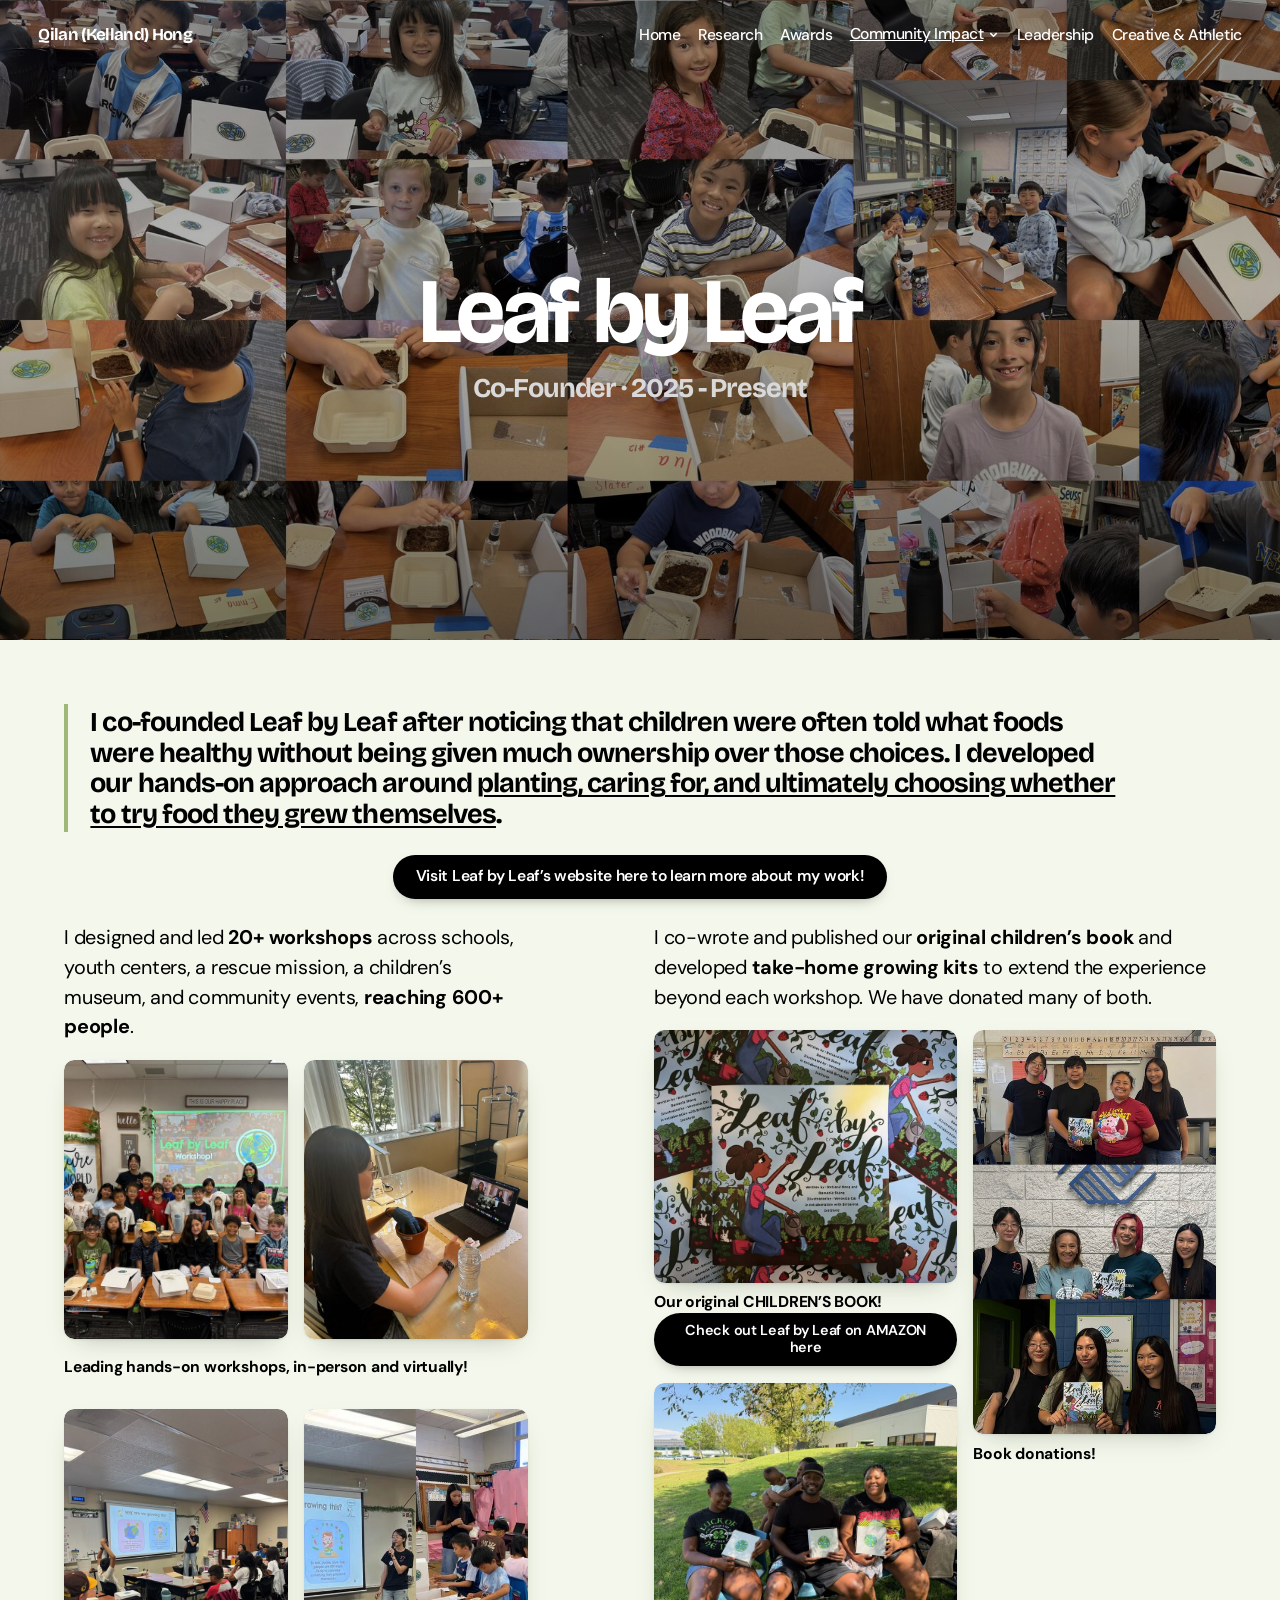
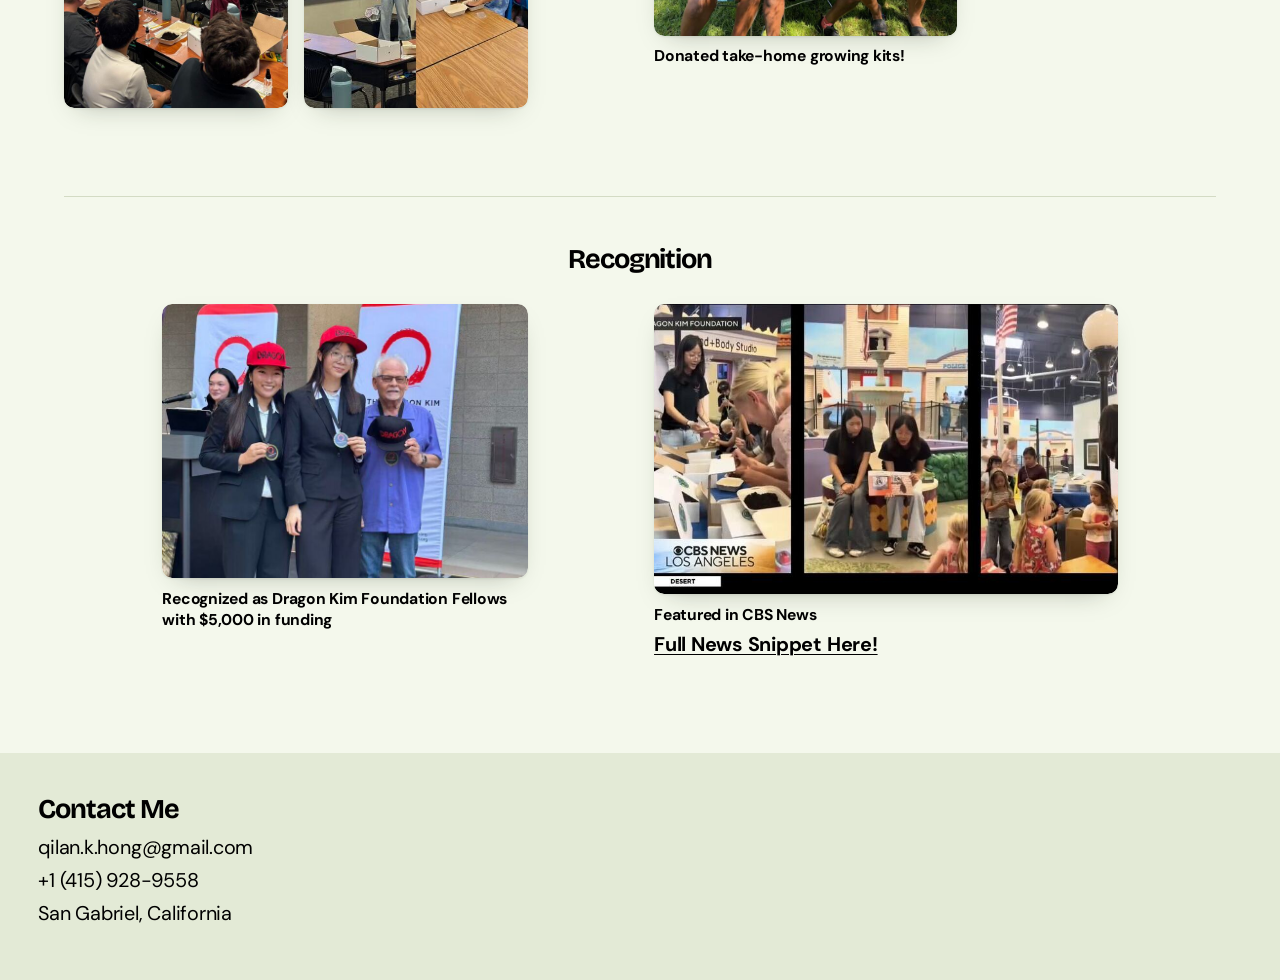
<file: leaf-by-leaf.html>
<!DOCTYPE html>
<html lang="en">
<head>
<meta charset="utf-8">
<meta name="viewport" content="width=device-width, initial-scale=1">
<title>Leaf by Leaf · Qilan (Kelland) Hong</title>
<meta name="description" content="Leaf by Leaf, co-founded by Qilan (Kelland) Hong: 20+ hands-on growing workshops reaching 600+ people, an original children’s book and take-home growing kits.">
<link rel="canonical" href="https://www.qilankellandhong.org/leaf-by-leaf">
<meta property="og:type" content="website">
<meta property="og:site_name" content="Qilan (Kelland) Hong">
<meta property="og:title" content="Leaf by Leaf · Qilan (Kelland) Hong">
<meta property="og:description" content="Leaf by Leaf, co-founded by Qilan (Kelland) Hong: 20+ hands-on growing workshops reaching 600+ people, an original children’s book and take-home growing kits.">
<meta property="og:url" content="https://www.qilankellandhong.org/leaf-by-leaf">
<meta property="og:image" content="https://www.qilankellandhong.org/assets/img/lbl-workshop-teaching.jpg">
<meta name="twitter:card" content="summary_large_image">
<meta name="theme-color" content="#fbfff2">
<link rel="icon" href="assets/img/favicon.png">
<link rel="preconnect" href="https://fonts.googleapis.com">
<link rel="preconnect" href="https://fonts.gstatic.com" crossorigin>
<link rel="stylesheet" href="https://fonts.googleapis.com/css2?family=Bricolage+Grotesque:opsz,wght@12..96,700&family=DM+Sans:ital,wght@0,300;0,500;0,700;1,300&display=swap">
<link rel="stylesheet" href="assets/css/site.css">
</head>
<body class="has-hero">
<a class="skip" href="#main">Skip to content</a>
<header class="site-header">
  <div class="bar">
    <a class="brand" href="index.html">Qilan (Kelland) Hong</a>
    <button class="nav-toggle" type="button" aria-expanded="false" aria-controls="site-nav"><svg viewBox="0 0 18 18" fill="none" stroke="currentColor" stroke-width="1.7" aria-hidden="true"><path d="M2 5h14M2 9h14M2 13h14"/></svg>Menu</button>
    <nav class="site-nav" id="site-nav" aria-label="Main"><ul class="nav-list"><li><a href="index.html">Home</a></li><li><a href="research.html">Research</a></li><li><a href="awards.html">Awards</a></li><li class="has-sub current"><button type="button" class="nav-sub-toggle" aria-expanded="false">Community Impact<svg viewBox="0 0 12 12" fill="none" stroke="currentColor" stroke-width="1.6" aria-hidden="true"><path d="m2.5 4.5 3.5 3.5 3.5-3.5"/></svg></button><ul class="nav-sub"><li><a href="vermighty.html">Vermighty</a></li><li><a href="leaf-by-leaf.html" aria-current="page">Leaf by Leaf</a></li></ul></li><li><a href="leadership.html">Leadership</a></li><li><a href="creative-athletic.html">Creative &amp; Athletic</a></li></ul></nav>
  </div>
</header>
<main id="main">
<section class="hero"><img src="assets/img/lbl-hero.jpg" alt="" fetchpriority="high"><div><h1>Leaf by Leaf</h1><p class="role">Co-Founder · 2025 - Present</p></div></section>
<div class="page">
<div class="grid"><div class="cell " style="--col:1 / 12"><p class="statement">I co-founded Leaf by Leaf after noticing that children were often told what foods were healthy without being given much ownership over those choices. I developed our hands-on approach around <u>planting, caring for, and ultimately choosing whether to try food they grew themselves</u>.</p></div><div class="cell center" style="--col:1 / -1"><p><a class="btn" href="https://www.leaf-by-leaf.org/home" target="_blank" rel="noopener">Visit Leaf by Leaf’s website here to learn more about my work!</a></p></div></div><div class="spacer"></div><div class="grid"><div class="cell " style="--col:1 / 6"><p>I designed and led <strong>20+ workshops</strong> across schools, youth centers, a rescue mission, a children’s museum, and community events, <strong>reaching 600+ people</strong>.</p><div class="collage" style="grid-template-columns:1fr 1fr"><figure class="snap"><button type="button" class="shot fill" style="--ar:4 / 5" data-full="assets/img/lbl-workshop-class.jpg" data-caption="" aria-label="Enlarge photo: A class posing with their Leaf by Leaf growing kits"><img src="assets/img/lbl-workshop-class-800.jpg" alt="A class posing with their Leaf by Leaf growing kits" loading="lazy" decoding="async"></button></figure><figure class="snap"><button type="button" class="shot fill" style="--ar:4 / 5" data-full="assets/img/lbl-virtual.jpg" data-caption="" aria-label="Enlarge photo: Leading a virtual workshop from a laptop"><img src="assets/img/lbl-virtual-800.jpg" alt="Leading a virtual workshop from a laptop" loading="lazy" decoding="async"></button></figure></div><p class="cap">Leading hands-on workshops, in-person and virtually!</p><div class="spacer sm"></div><div class="collage" style="grid-template-columns:1fr 1fr"><figure class="snap"><button type="button" class="shot fill" style="--ar:3 / 4" data-full="assets/img/lbl-workshop-teaching.jpg" data-caption="" aria-label="Enlarge photo: Teaching a workshop in a middle-school classroom"><img src="assets/img/lbl-workshop-teaching-800.jpg" alt="Teaching a workshop in a middle-school classroom" loading="lazy" decoding="async"></button></figure><figure class="snap"><button type="button" class="shot fill" style="--ar:3 / 4" data-full="assets/img/lbl-workshop-collage.jpg" data-caption="" aria-label="Enlarge photo: Students raising hands during a workshop"><img src="assets/img/lbl-workshop-collage-800.jpg" alt="Students raising hands during a workshop" loading="lazy" decoding="async"></button></figure></div></div><div class="cell " style="--col:7 / -1"><p>I co-wrote and published our <strong>original children’s book</strong> and developed <strong>take-home growing kits </strong>to extend the experience beyond each workshop. We have donated many of both.</p><div class="collage" style="grid-template-columns:1.25fr 1fr"><div><figure class="snap"><button type="button" class="shot fill" style="--ar:6 / 5" data-full="assets/img/lbl-book.jpg" data-caption="Our original CHILDREN’S BOOK!" aria-label="Enlarge photo: Cover of the Leaf by Leaf children’s book"><img src="assets/img/lbl-book-800.jpg" alt="Cover of the Leaf by Leaf children’s book" loading="lazy" decoding="async"></button><figcaption>Our original CHILDREN’S BOOK!</figcaption></figure><p><a class="btn" href="https://www.amazon.com/Leaf-Qilan-Hong/dp/B0H8BXJ7BD" target="_blank" rel="noopener">Check out Leaf by Leaf on AMAZON here</a></p><figure class="snap"><button type="button" class="shot fill" style="--ar:6 / 5" data-full="assets/img/lbl-books-kids.jpg" data-caption="Donated take-home growing kits!" aria-label="Enlarge photo: Kids holding Leaf by Leaf books outdoors"><img src="assets/img/lbl-books-kids-800.jpg" alt="Kids holding Leaf by Leaf books outdoors" loading="lazy" decoding="async"></button><figcaption>Donated take-home growing kits!</figcaption></figure></div><figure class="snap"><button type="button" class="shot fill" style="--ar:3 / 5" data-full="assets/img/lbl-donations.jpg" data-caption="Book donations!" aria-label="Enlarge photo: Book donations to community partners"><img src="assets/img/lbl-donations-800.jpg" alt="Book donations to community partners" loading="lazy" decoding="async"></button><figcaption>Book donations!</figcaption></figure></div></div><hr class="rule"></div><div class="grid"><div class="cell center" style="--col:1 / -1"><h4>Recognition</h4></div><div class="cell " style="--col:2 / 6"><figure class="snap"><button type="button" class="shot fill" style="--ar:4 / 3" data-full="assets/img/lbl-dragon-kim.jpg" data-caption="" aria-label="Enlarge photo: Receiving Dragon Kim Foundation Fellow medals"><img src="assets/img/lbl-dragon-kim-800.jpg" alt="Receiving Dragon Kim Foundation Fellow medals" loading="lazy" decoding="async"></button></figure><p class="cap">Recognized as Dragon Kim Foundation Fellows with $5,000 in funding</p></div><div class="cell " style="--col:7 / 12"><figure class="snap"><button type="button" class="shot fill" style="--ar:16 / 10" data-full="assets/img/lbl-cbs.jpg" data-caption="" aria-label="Enlarge photo: Stills from the CBS News segment"><img src="assets/img/lbl-cbs-800.jpg" alt="Stills from the CBS News segment" loading="lazy" decoding="async"></button></figure><p class="cap">Featured in CBS News</p><p><a href="https://www.youtube.com/watch?v=zIxP-wy2kek" target="_blank" rel="noopener"><strong>Full News Snippet Here!</strong></a></p></div></div>
</div>
</main>
<footer class="site-footer" id="contact">
  <h4>Contact Me</h4>
  <p><a href="mailto:qilan.k.hong@gmail.com">qilan.k.hong@gmail.com</a></p>
  <p><a href="tel:+14159289558">+1 (415) 928-9558</a></p>
  <p>San Gabriel, California</p>
</footer>
<script src="assets/js/site.js" defer></script>
</body>
</html>
</file>
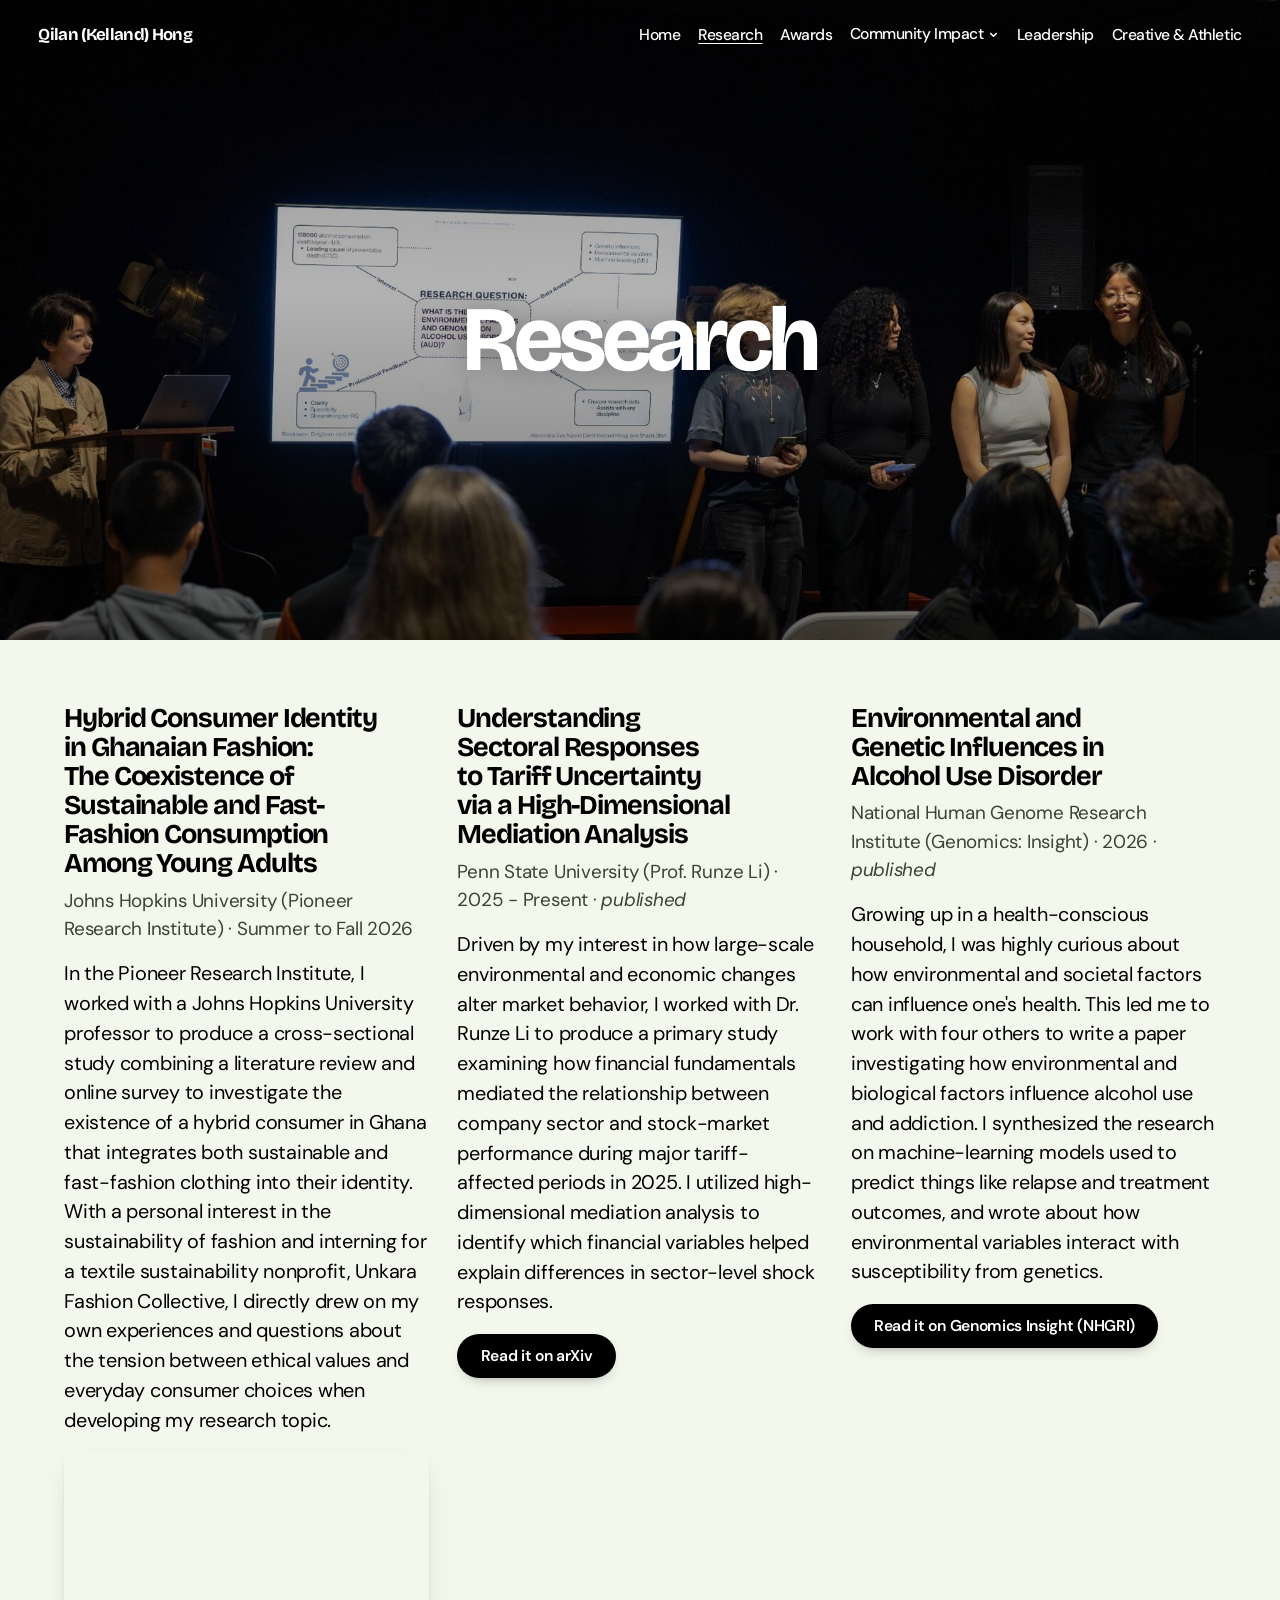
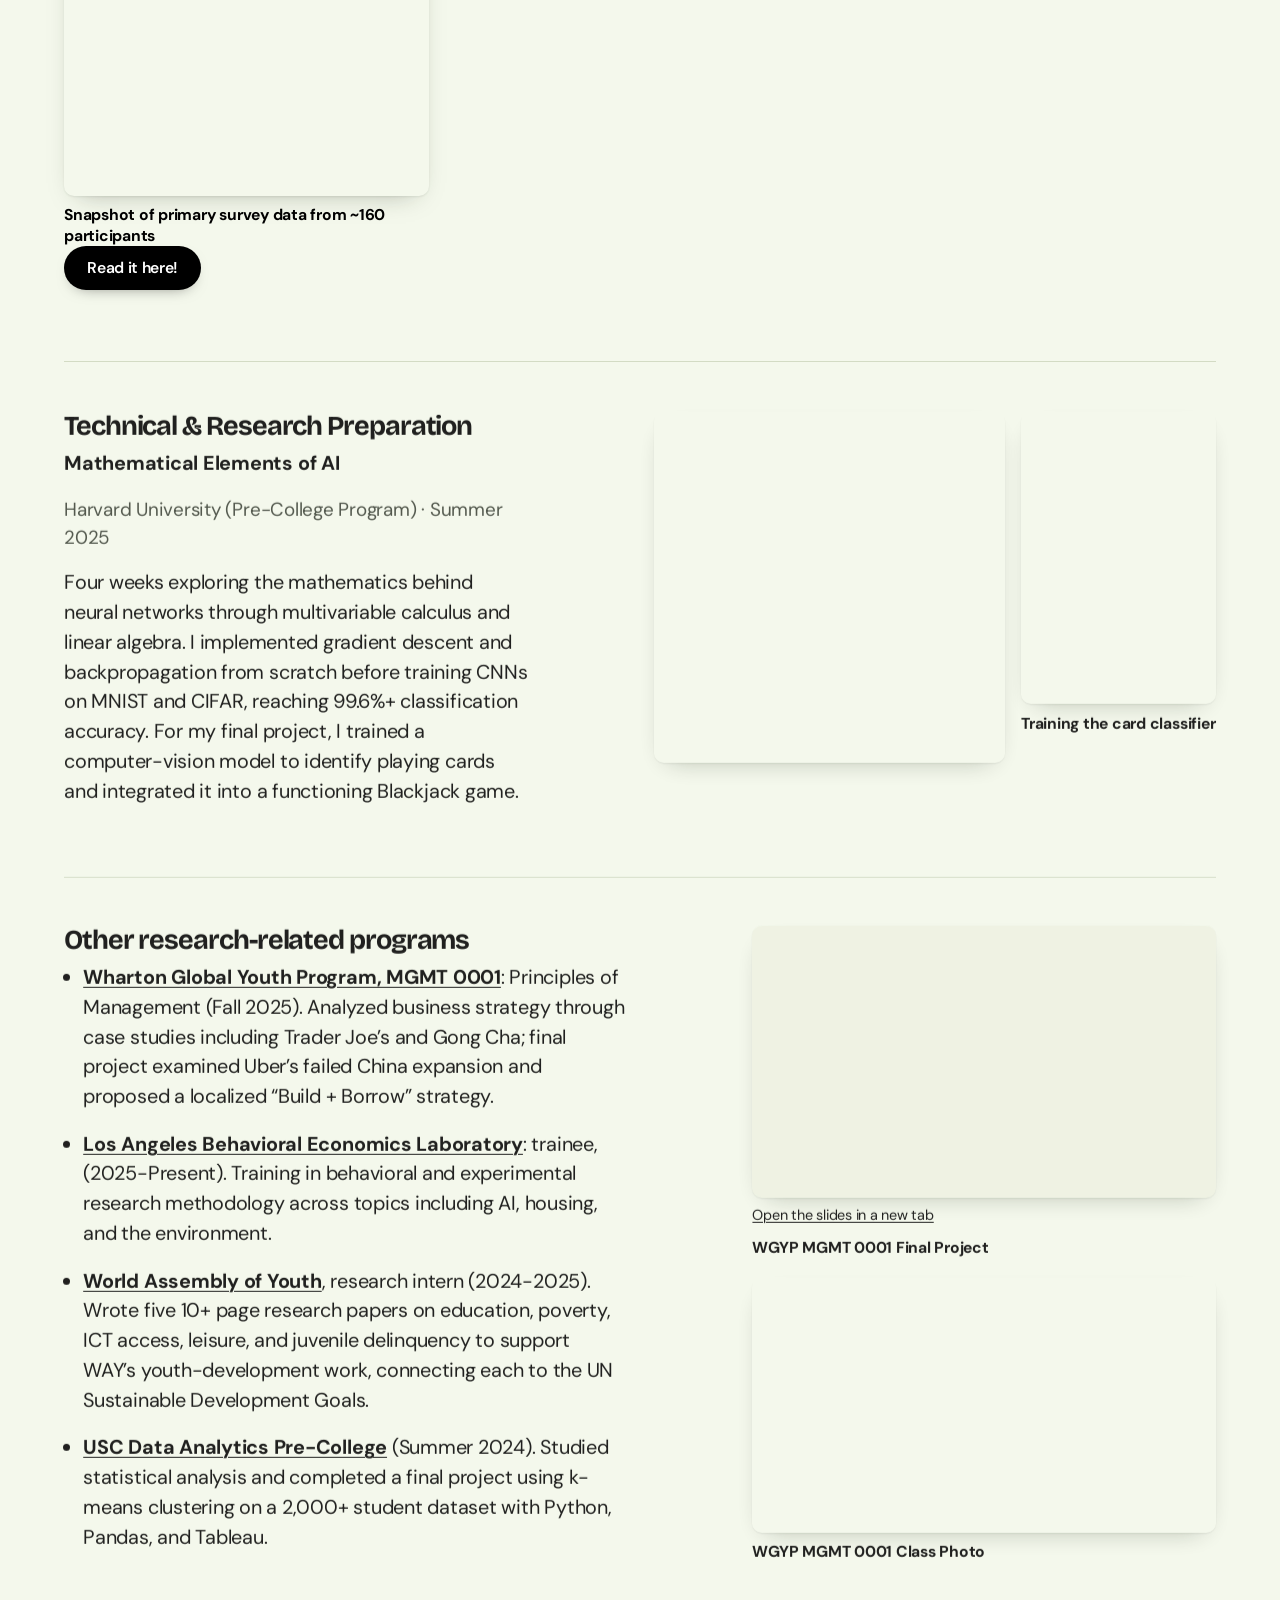
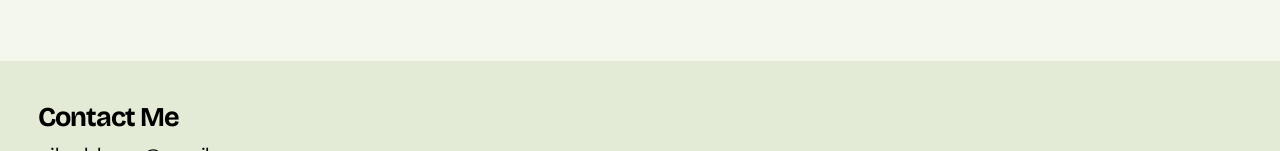
<file: new-page-1.html>
<!DOCTYPE html><html lang="en"><head><meta charset="utf-8">
<title>Moved</title><link rel="canonical" href="https://www.qilankellandhong.org/research">
<meta http-equiv="refresh" content="0; url=research.html"><meta name="robots" content="noindex">
</head><body><p>This page has moved to <a href="research.html">research.html</a>.</p></body></html>
</file>
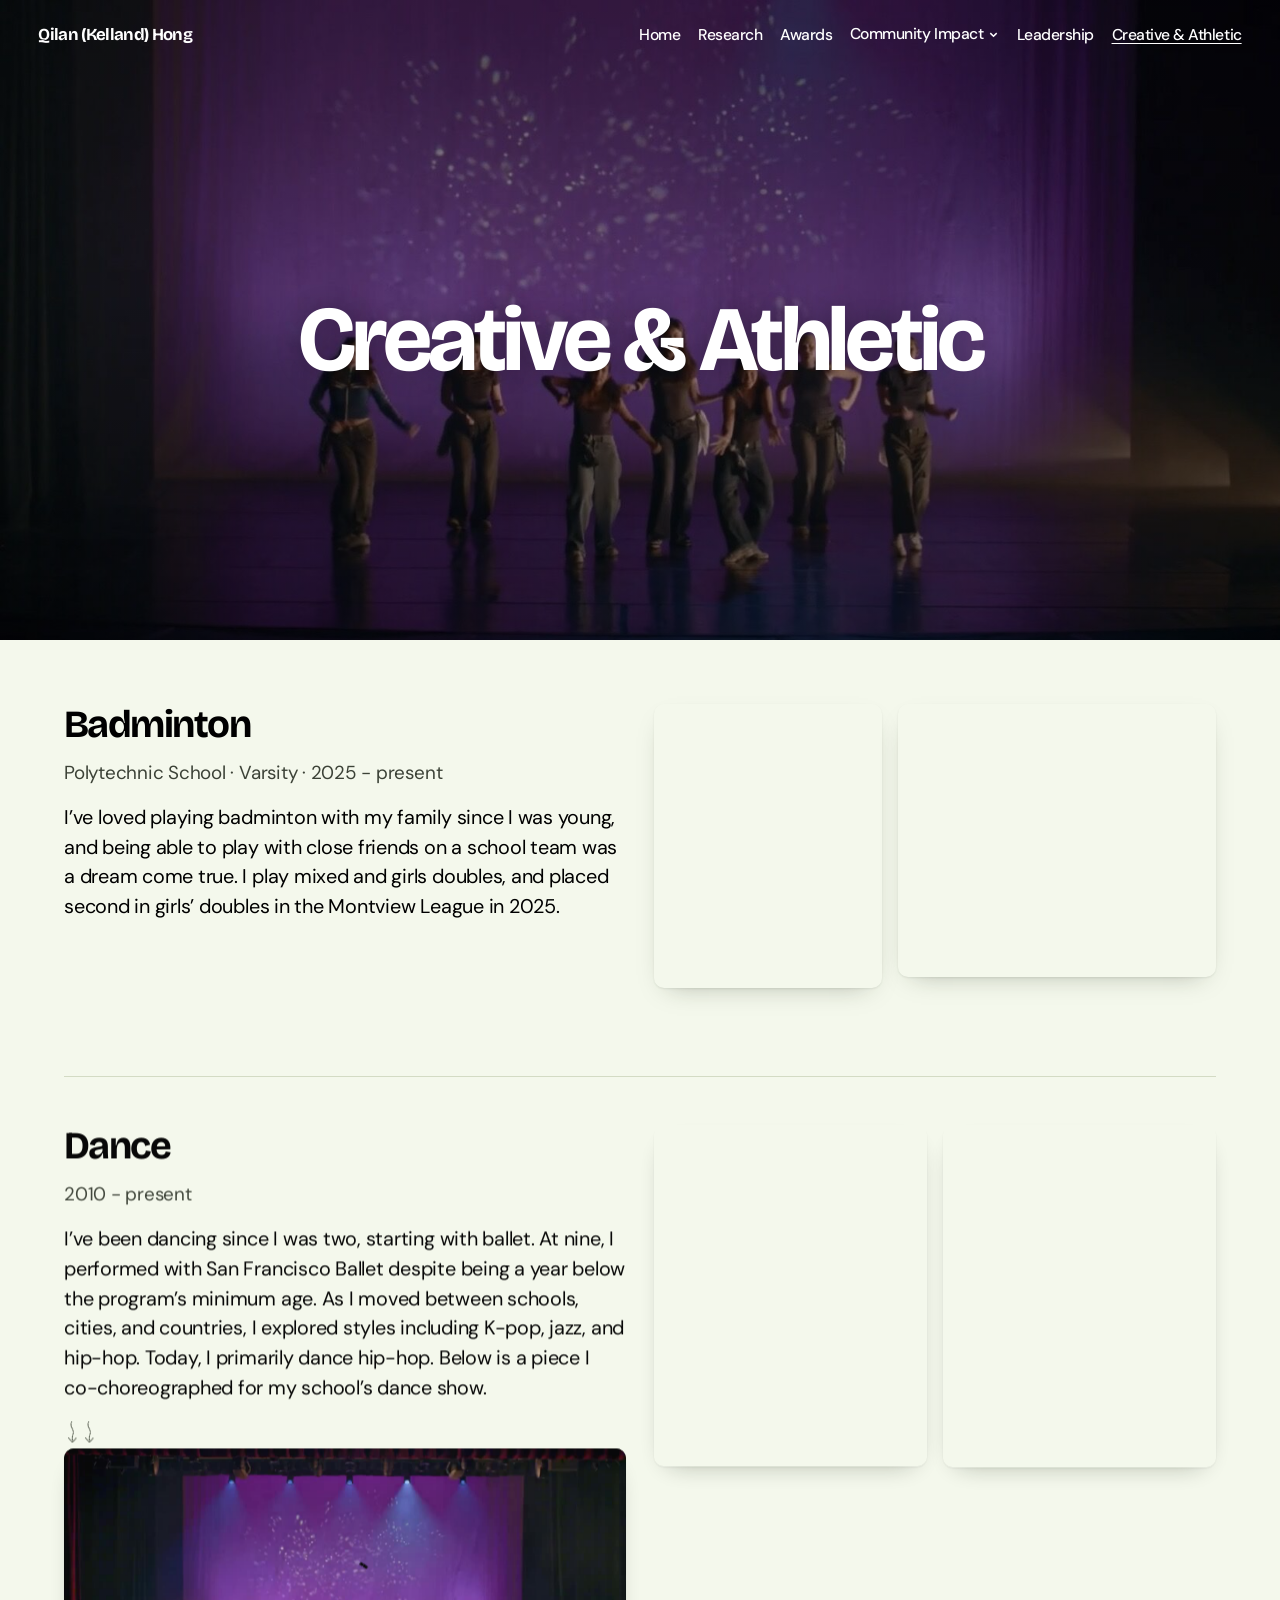
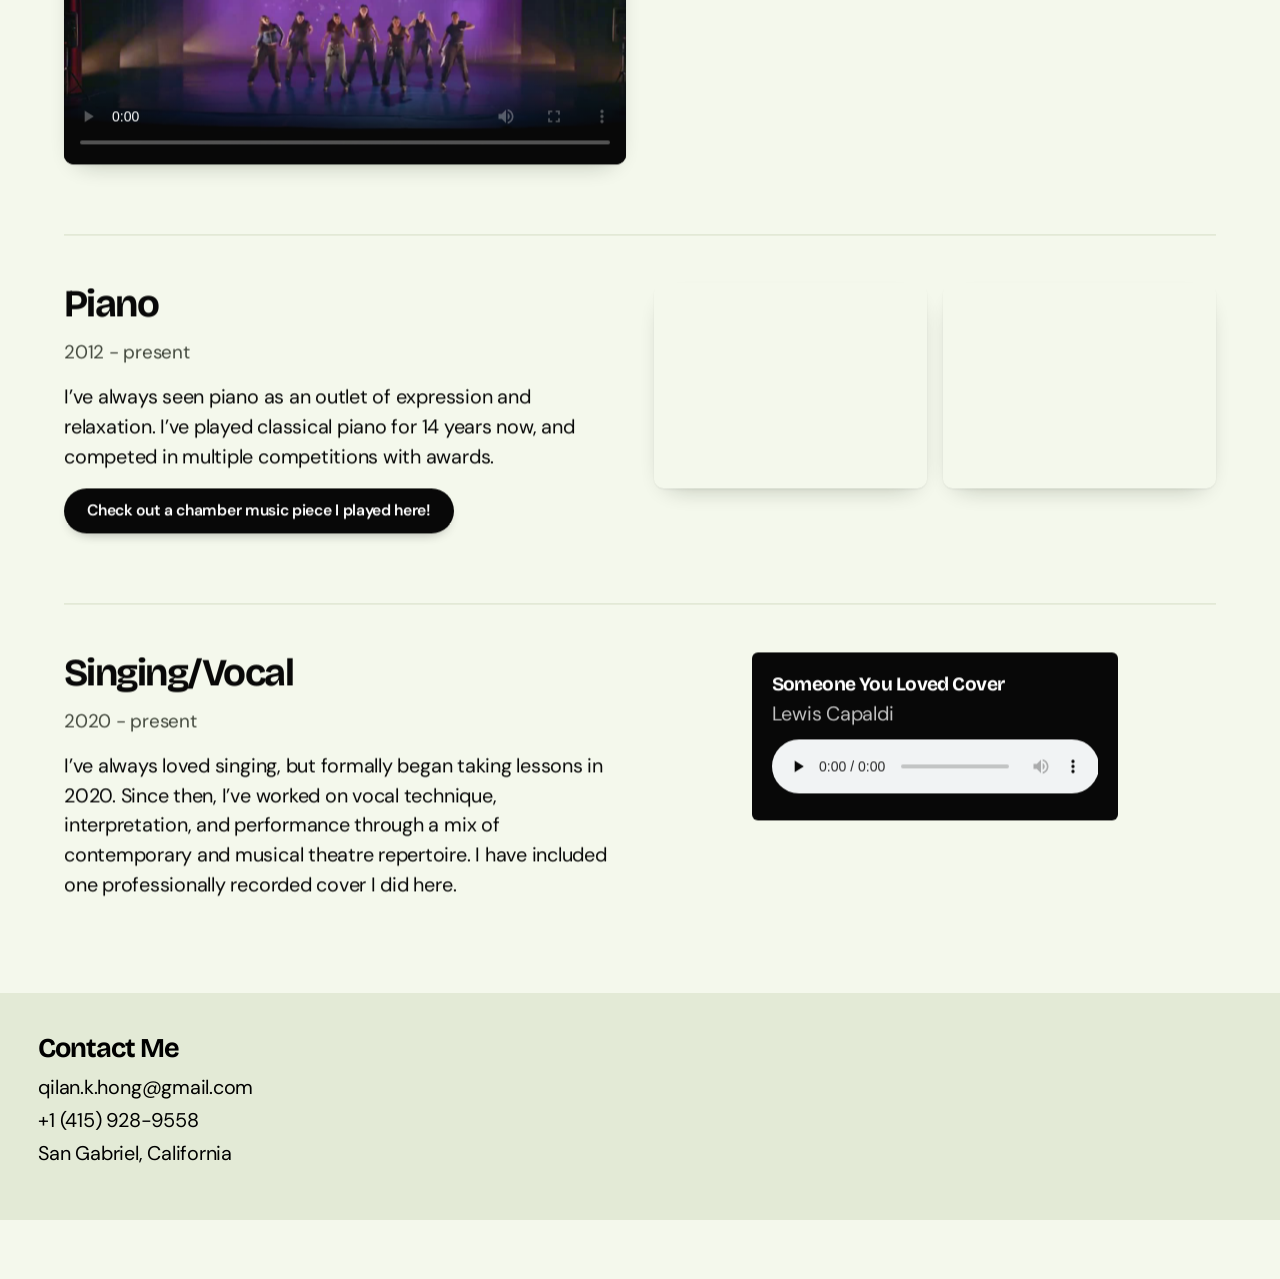
<file: new-page-2.html>
<!DOCTYPE html><html lang="en"><head><meta charset="utf-8">
<title>Moved</title><link rel="canonical" href="https://www.qilankellandhong.org/creative-athletic">
<meta http-equiv="refresh" content="0; url=creative-athletic.html"><meta name="robots" content="noindex">
</head><body><p>This page has moved to <a href="creative-athletic.html">creative-athletic.html</a>.</p></body></html>
</file>
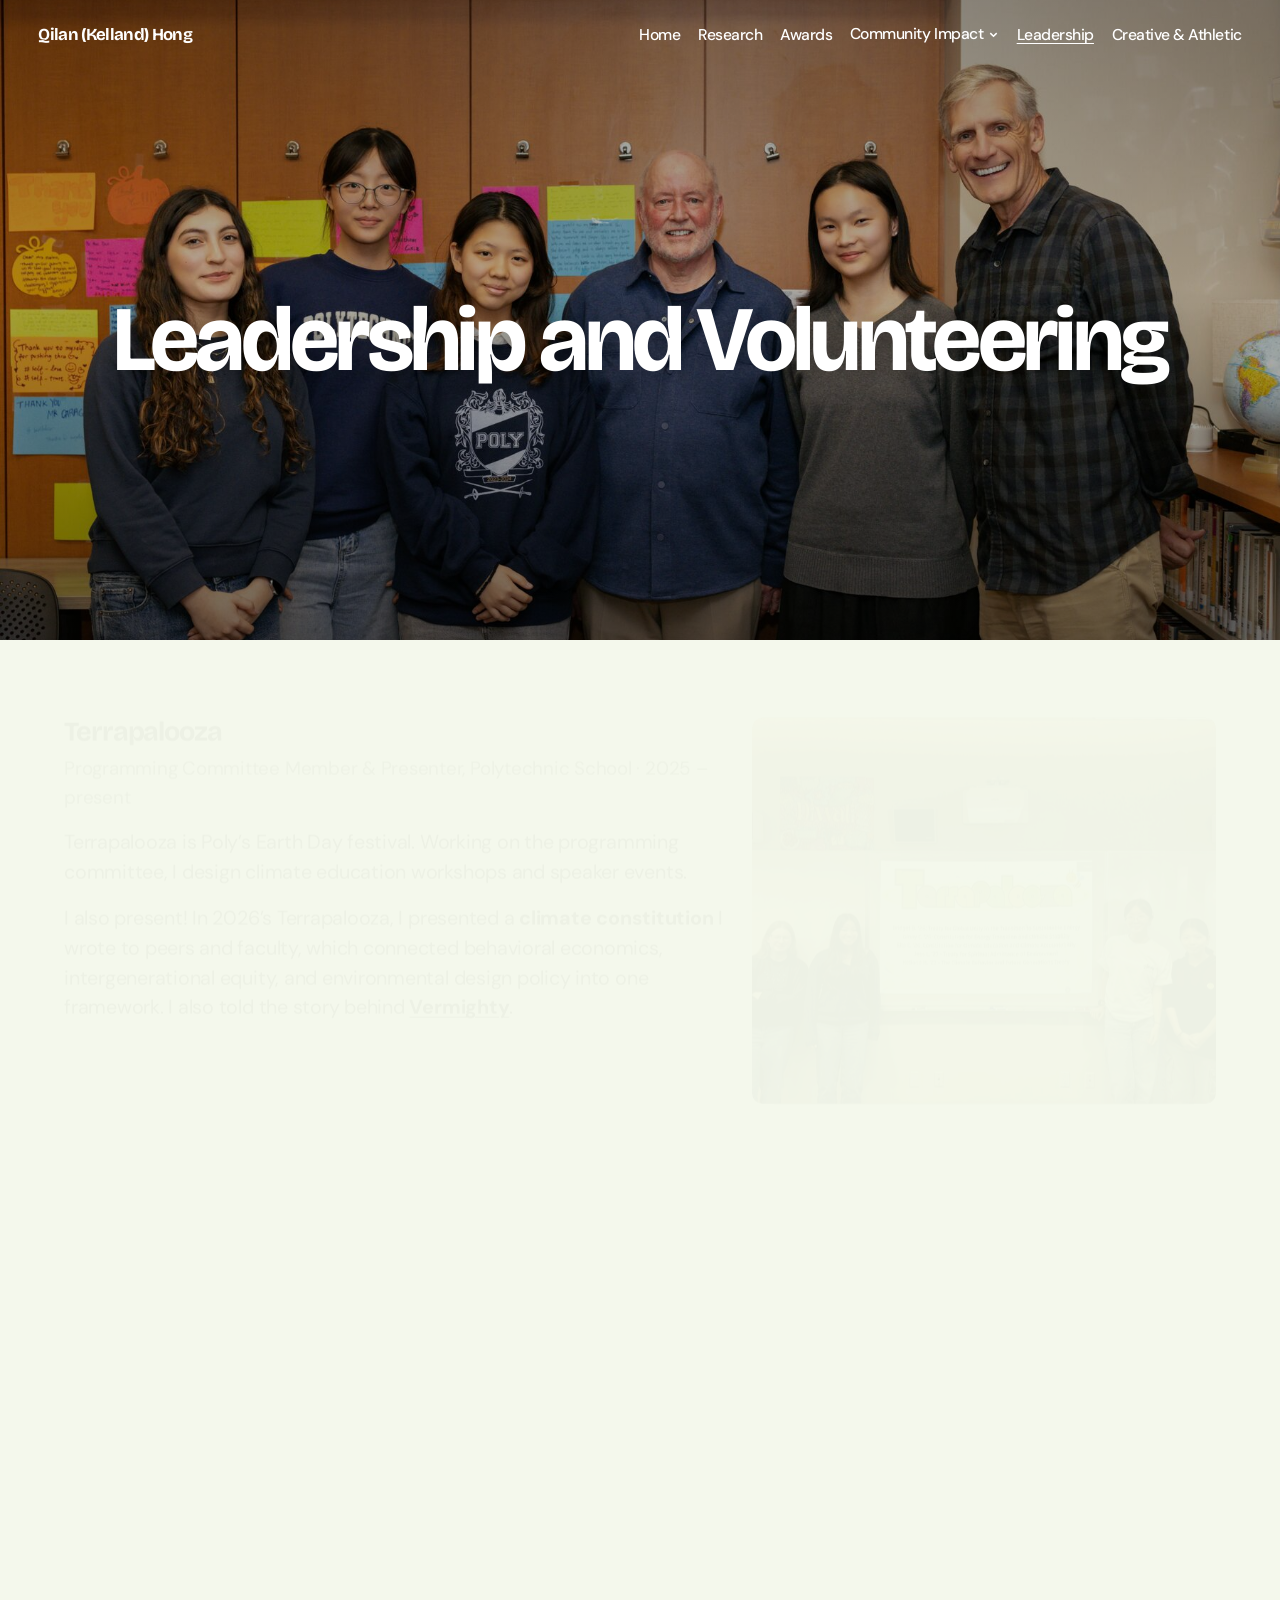
<file: new-page.html>
<!DOCTYPE html><html lang="en"><head><meta charset="utf-8">
<title>Moved</title><link rel="canonical" href="https://www.qilankellandhong.org/leadership">
<meta http-equiv="refresh" content="0; url=leadership.html"><meta name="robots" content="noindex">
</head><body><p>This page has moved to <a href="leadership.html">leadership.html</a>.</p></body></html>
</file>
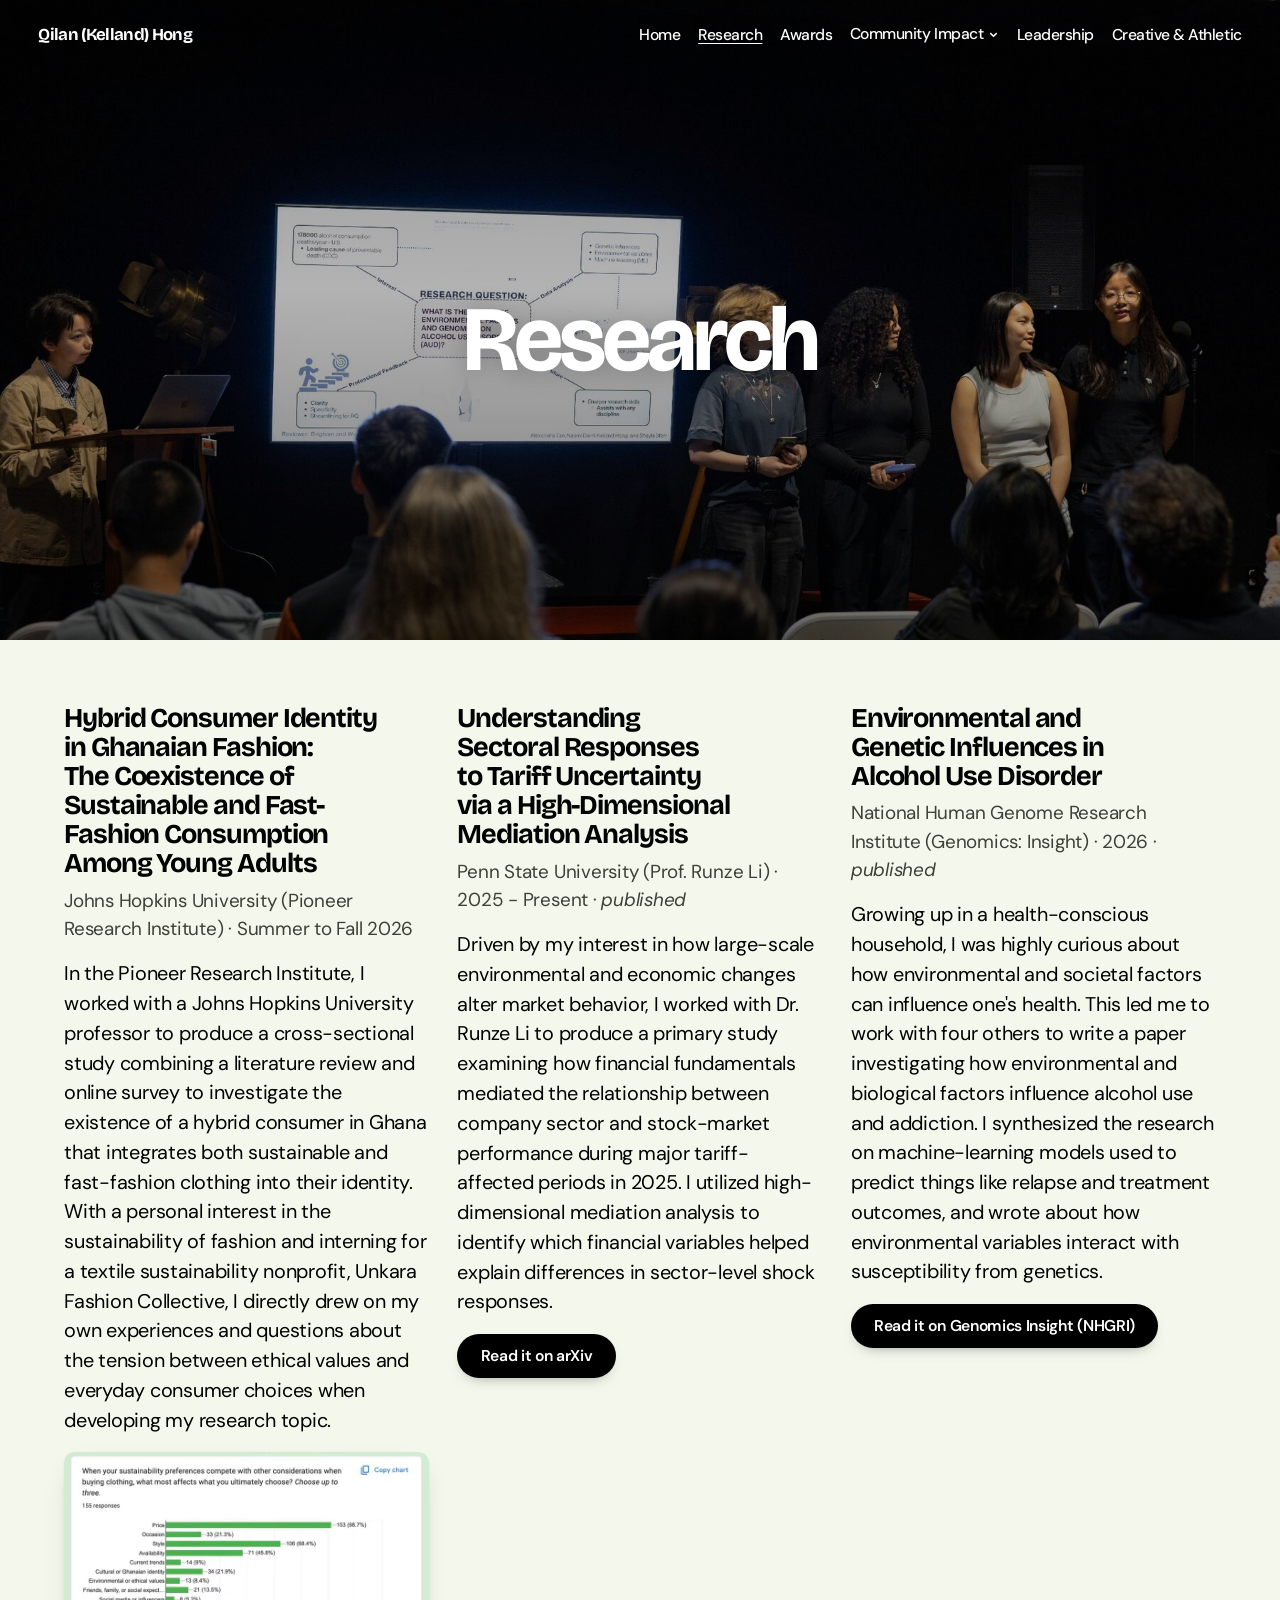
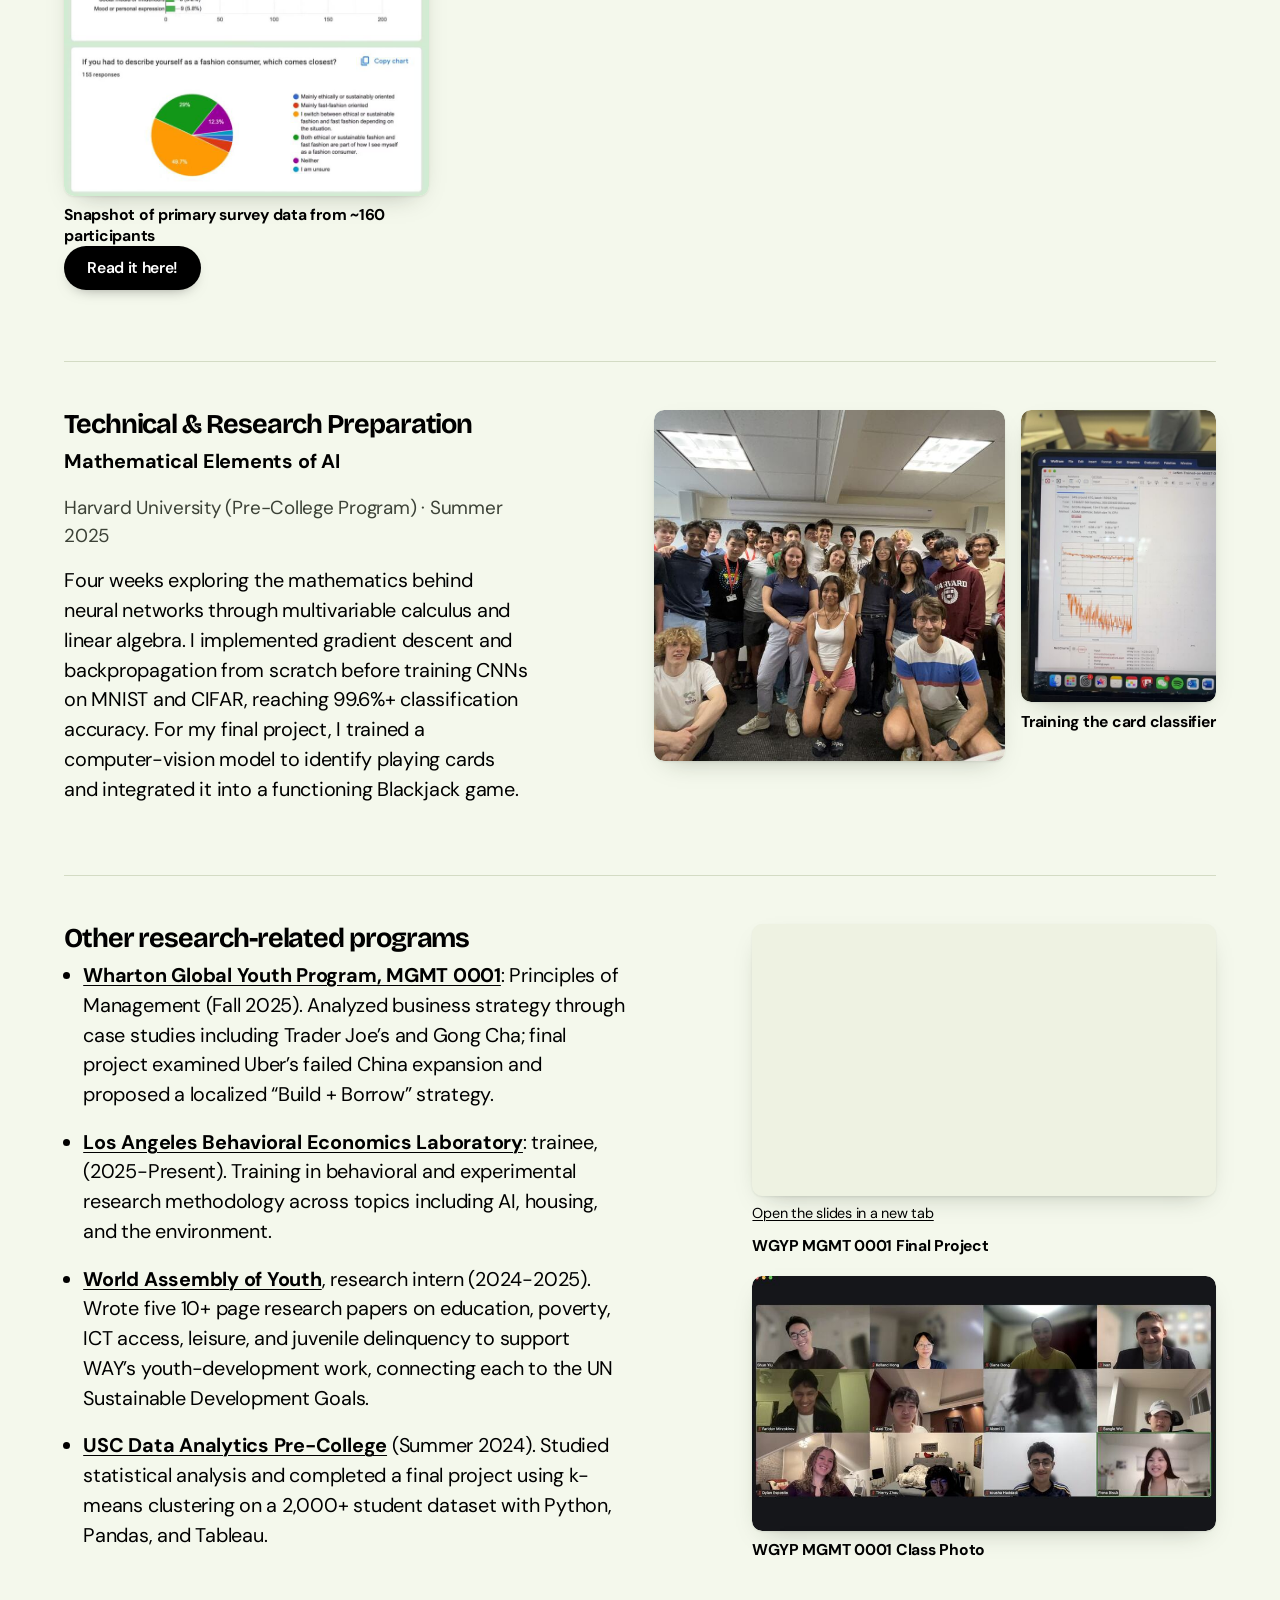
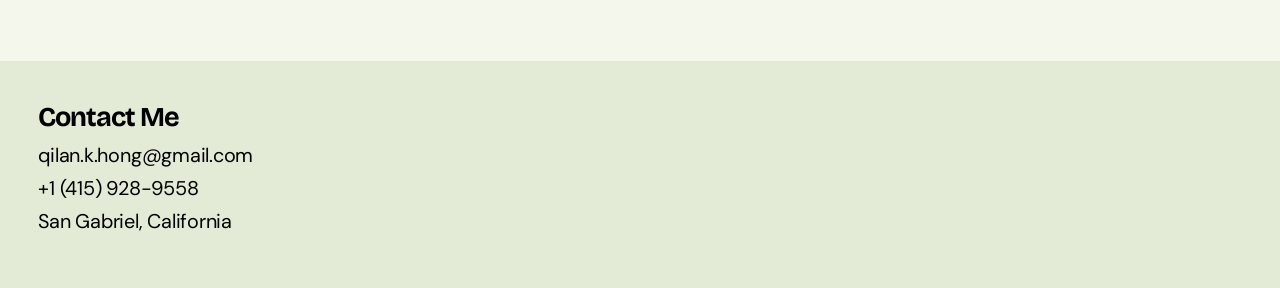
<file: research.html>
<!DOCTYPE html>
<html lang="en">
<head>
<meta charset="utf-8">
<meta name="viewport" content="width=device-width, initial-scale=1">
<title>Research · Qilan (Kelland) Hong</title>
<meta name="description" content="Research by Qilan (Kelland) Hong on sustainable fashion in Ghana, sector responses to tariff uncertainty, and genetic influences in alcohol use disorder.">
<link rel="canonical" href="https://www.qilankellandhong.org/research">
<meta property="og:type" content="website">
<meta property="og:site_name" content="Qilan (Kelland) Hong">
<meta property="og:title" content="Research · Qilan (Kelland) Hong">
<meta property="og:description" content="Research by Qilan (Kelland) Hong on sustainable fashion in Ghana, sector responses to tariff uncertainty, and genetic influences in alcohol use disorder.">
<meta property="og:url" content="https://www.qilankellandhong.org/research">
<meta property="og:image" content="https://www.qilankellandhong.org/assets/img/research-genomics.jpg">
<meta name="twitter:card" content="summary_large_image">
<meta name="theme-color" content="#fbfff2">
<link rel="icon" href="assets/img/favicon.png">
<link rel="preconnect" href="https://fonts.googleapis.com">
<link rel="preconnect" href="https://fonts.gstatic.com" crossorigin>
<link rel="stylesheet" href="https://fonts.googleapis.com/css2?family=Bricolage+Grotesque:opsz,wght@12..96,700&family=DM+Sans:ital,wght@0,300;0,500;0,700;1,300&display=swap">
<link rel="stylesheet" href="assets/css/site.css">
</head>
<body class="has-hero">
<a class="skip" href="#main">Skip to content</a>
<header class="site-header">
  <div class="bar">
    <a class="brand" href="index.html">Qilan (Kelland) Hong</a>
    <button class="nav-toggle" type="button" aria-expanded="false" aria-controls="site-nav"><svg viewBox="0 0 18 18" fill="none" stroke="currentColor" stroke-width="1.7" aria-hidden="true"><path d="M2 5h14M2 9h14M2 13h14"/></svg>Menu</button>
    <nav class="site-nav" id="site-nav" aria-label="Main"><ul class="nav-list"><li><a href="index.html">Home</a></li><li><a href="research.html" aria-current="page">Research</a></li><li><a href="awards.html">Awards</a></li><li class="has-sub"><button type="button" class="nav-sub-toggle" aria-expanded="false">Community Impact<svg viewBox="0 0 12 12" fill="none" stroke="currentColor" stroke-width="1.6" aria-hidden="true"><path d="m2.5 4.5 3.5 3.5 3.5-3.5"/></svg></button><ul class="nav-sub"><li><a href="vermighty.html">Vermighty</a></li><li><a href="leaf-by-leaf.html">Leaf by Leaf</a></li></ul></li><li><a href="leadership.html">Leadership</a></li><li><a href="creative-athletic.html">Creative &amp; Athletic</a></li></ul></nav>
  </div>
</header>
<main id="main">
<section class="hero"><img src="assets/img/research-genomics.jpg" alt="" fetchpriority="high"><div><h1>Research</h1></div></section>
<div class="page">
<div class="grid"><div class="cell " style="--col:1 / 5"><h4>Hybrid Consumer Identity in Ghanaian Fashion: The Coexistence of Sustainable and Fast-Fashion Consumption Among Young Adults</h4><p class="meta">Johns Hopkins University (Pioneer Research Institute) · Summer to Fall 2026</p><p>In the Pioneer Research Institute, I worked with a Johns Hopkins University professor to produce a cross-sectional study combining a literature review and online survey to investigate the existence of a hybrid consumer in Ghana that integrates both sustainable and fast-fashion clothing into their identity. With a personal interest in the sustainability of fashion and interning for a textile sustainability nonprofit, Unkara Fashion Collective, I directly drew on my own experiences and questions about the tension between ethical values and everyday consumer choices when developing my research topic.</p><figure class="snap"><button type="button" class="shot" data-full="assets/img/research-ghana-survey.jpg" data-caption="Snapshot of primary survey data from ~160 participants" aria-label="Enlarge photo: Survey charts from the Ghanaian fashion study"><img src="assets/img/research-ghana-survey-800.jpg" alt="Survey charts from the Ghanaian fashion study" loading="lazy" decoding="async"></button><figcaption>Snapshot of primary survey data from ~160 participants</figcaption></figure><p><a class="btn" href="https://docs.google.com/document/d/1C-m4gjO5XDZR9Du6J9tVdPWnFCYGEW_X/edit?usp=sharing&amp;ouid=107115511025543877695&amp;rtpof=true&amp;sd=true" target="_blank" rel="noopener">Read it here!</a></p></div><div class="cell " style="--col:5 / 9"><h4>Understanding Sectoral Responses to Tariff Uncertainty via a High-Dimensional Mediation Analysis</h4><p class="meta">Penn State University (Prof. Runze Li) · 2025 - Present · <em>published</em></p><p>Driven by my interest in how large-scale environmental and economic changes alter market behavior, I worked with Dr. Runze Li to produce a primary study examining how financial fundamentals mediated the relationship between company sector and stock-market performance during major tariff-affected periods in 2025. I utilized high-dimensional mediation analysis to identify which financial variables helped explain differences in sector-level shock responses.</p><p><a class="btn" href="https://doi.org/10.48550/arXiv.2609.33881" target="_blank" rel="noopener">Read it on arXiv</a></p></div><div class="cell " style="--col:9 / -1"><h4>Environmental and Genetic Influences in Alcohol Use Disorder</h4><p class="meta">National Human Genome Research Institute (Genomics: Insight) · 2026 · <em>published</em></p><p>Growing up in a health-conscious household, I was highly curious about how environmental and societal factors can influence one's health. This led me to work with four others to write a paper investigating how environmental and biological factors influence alcohol use and addiction. I synthesized the research on machine-learning models used to predict things like relapse and treatment outcomes, and wrote about how environmental variables interact with susceptibility from genetics.</p><p><a class="btn" href="https://www.unlockinglifescode.org/genomics-insights/environmental-and-genetic-influences-alcohol-use-disorder" target="_blank" rel="noopener">Read it on Genomics Insight (NHGRI)</a></p></div><hr class="rule"></div><div class="grid"><div class="cell " style="--col:1 / 6"><h4>Technical &amp; Research Preparation</h4><p><strong>Mathematical Elements of AI</strong></p><p class="meta">Harvard University (Pre-College Program) · Summer 2025</p><p>Four weeks exploring the mathematics behind neural networks through multivariable calculus and linear algebra. I implemented gradient descent and backpropagation from scratch before training CNNs on MNIST and CIFAR, reaching 99.6%+ classification accuracy. For my final project, I trained a computer-vision model to identify playing cards and integrated it into a functioning Blackjack game.</p></div><div class="cell " style="--col:7 / -1"><div class="collage" style="grid-template-columns:1.8fr 1fr"><figure class="snap"><button type="button" class="shot fill" style="--ar:1 / 1" data-full="assets/img/research-harvard.jpg" data-caption="" aria-label="Enlarge photo: Harvard Pre-College class group photo"><img src="assets/img/research-harvard-800.jpg" alt="Harvard Pre-College class group photo" loading="lazy" decoding="async"></button></figure><figure class="snap"><button type="button" class="shot fill" style="--ar:2 / 3" data-full="assets/img/research-harvard-training.jpg" data-caption="Training the card classifier" aria-label="Enlarge photo: Laptop showing the card classifier training"><img src="assets/img/research-harvard-training-800.jpg" alt="Laptop showing the card classifier training" loading="lazy" decoding="async"></button><figcaption>Training the card classifier</figcaption></figure></div></div><hr class="rule"></div><div class="grid"><div class="cell " style="--col:1 / 7"><h4>Other research-related programs</h4><ul class="programs"><li><p><a href="https://globalyouth.wharton.upenn.edu/programs-courses/mgmt-0001-principles-of-management/" target="_blank" rel="noopener"><strong>Wharton Global Youth Program, MGMT 0001</strong></a>: Principles of Management (Fall 2025). Analyzed business strategy through case studies including Trader Joe’s and Gong Cha; final project examined Uber’s failed China expansion and proposed a localized “Build + Borrow” strategy.</p></li><li><p><a href="https://label-laboratory.org/label-training-program/" target="_blank" rel="noopener"><strong>Los Angeles Behavioral Economics Laboratory</strong></a>: trainee, (2025-Present). Training in behavioral and experimental research methodology across topics including AI, housing, and the environment.</p></li><li><p><a href="https://www.way.org.my/" target="_blank" rel="noopener"><strong>World Assembly of Youth</strong></a>, research intern (2024-2025). Wrote five 10+ page research papers on education, poverty, ICT access, leisure, and juvenile delinquency to support WAY’s youth-development work, connecting each to the UN Sustainable Development Goals.</p></li><li><p><a href="https://precollege.usc.edu/summer-programs/analytics-the-power-of-data-for-businesses/" target="_blank" rel="noopener"><strong>USC Data Analytics Pre-College</strong></a> (Summer 2024). Studied statistical analysis and completed a final project using k-means clustering on a 2,000+ student dataset with Python, Pandas, and Tableau.</p></li></ul></div><div class="cell " style="--col:8 / -1"><div class="embed"><iframe src="https://docs.google.com/presentation/d/e/2PACX-1vTe67A3n7HO0X2mjyyBOLw9fHLFjew2IUoqKafi6yZei86SqPlHxgwB_gkpMh_a6k4sWLaTgeFFXKUF/pubembed?start=false&amp;loop=false&amp;delayms=3000" title="WGYP MGMT 0001 Final Project" loading="lazy" allowfullscreen></iframe></div><p class="embed-link"><a href="https://docs.google.com/presentation/d/e/2PACX-1vTe67A3n7HO0X2mjyyBOLw9fHLFjew2IUoqKafi6yZei86SqPlHxgwB_gkpMh_a6k4sWLaTgeFFXKUF/pub?start=false&amp;loop=false&amp;delayms=3000" target="_blank" rel="noopener">Open the slides in a new tab</a></p><p class="cap">WGYP MGMT 0001 Final Project</p><div style="margin-top:1.2rem"><figure class="snap"><button type="button" class="shot" data-full="assets/img/research-wharton-class.jpg" data-caption="WGYP MGMT 0001 Class Photo" aria-label="Enlarge photo: Video-call grid of the MGMT 0001 class"><img src="assets/img/research-wharton-class-800.jpg" alt="Video-call grid of the MGMT 0001 class" loading="lazy" decoding="async"></button><figcaption>WGYP MGMT 0001 Class Photo</figcaption></figure></div></div></div>
</div>
</main>
<footer class="site-footer" id="contact">
  <h4>Contact Me</h4>
  <p><a href="mailto:qilan.k.hong@gmail.com">qilan.k.hong@gmail.com</a></p>
  <p><a href="tel:+14159289558">+1 (415) 928-9558</a></p>
  <p>San Gabriel, California</p>
</footer>
<script src="assets/js/site.js" defer></script>
</body>
</html>
</file>
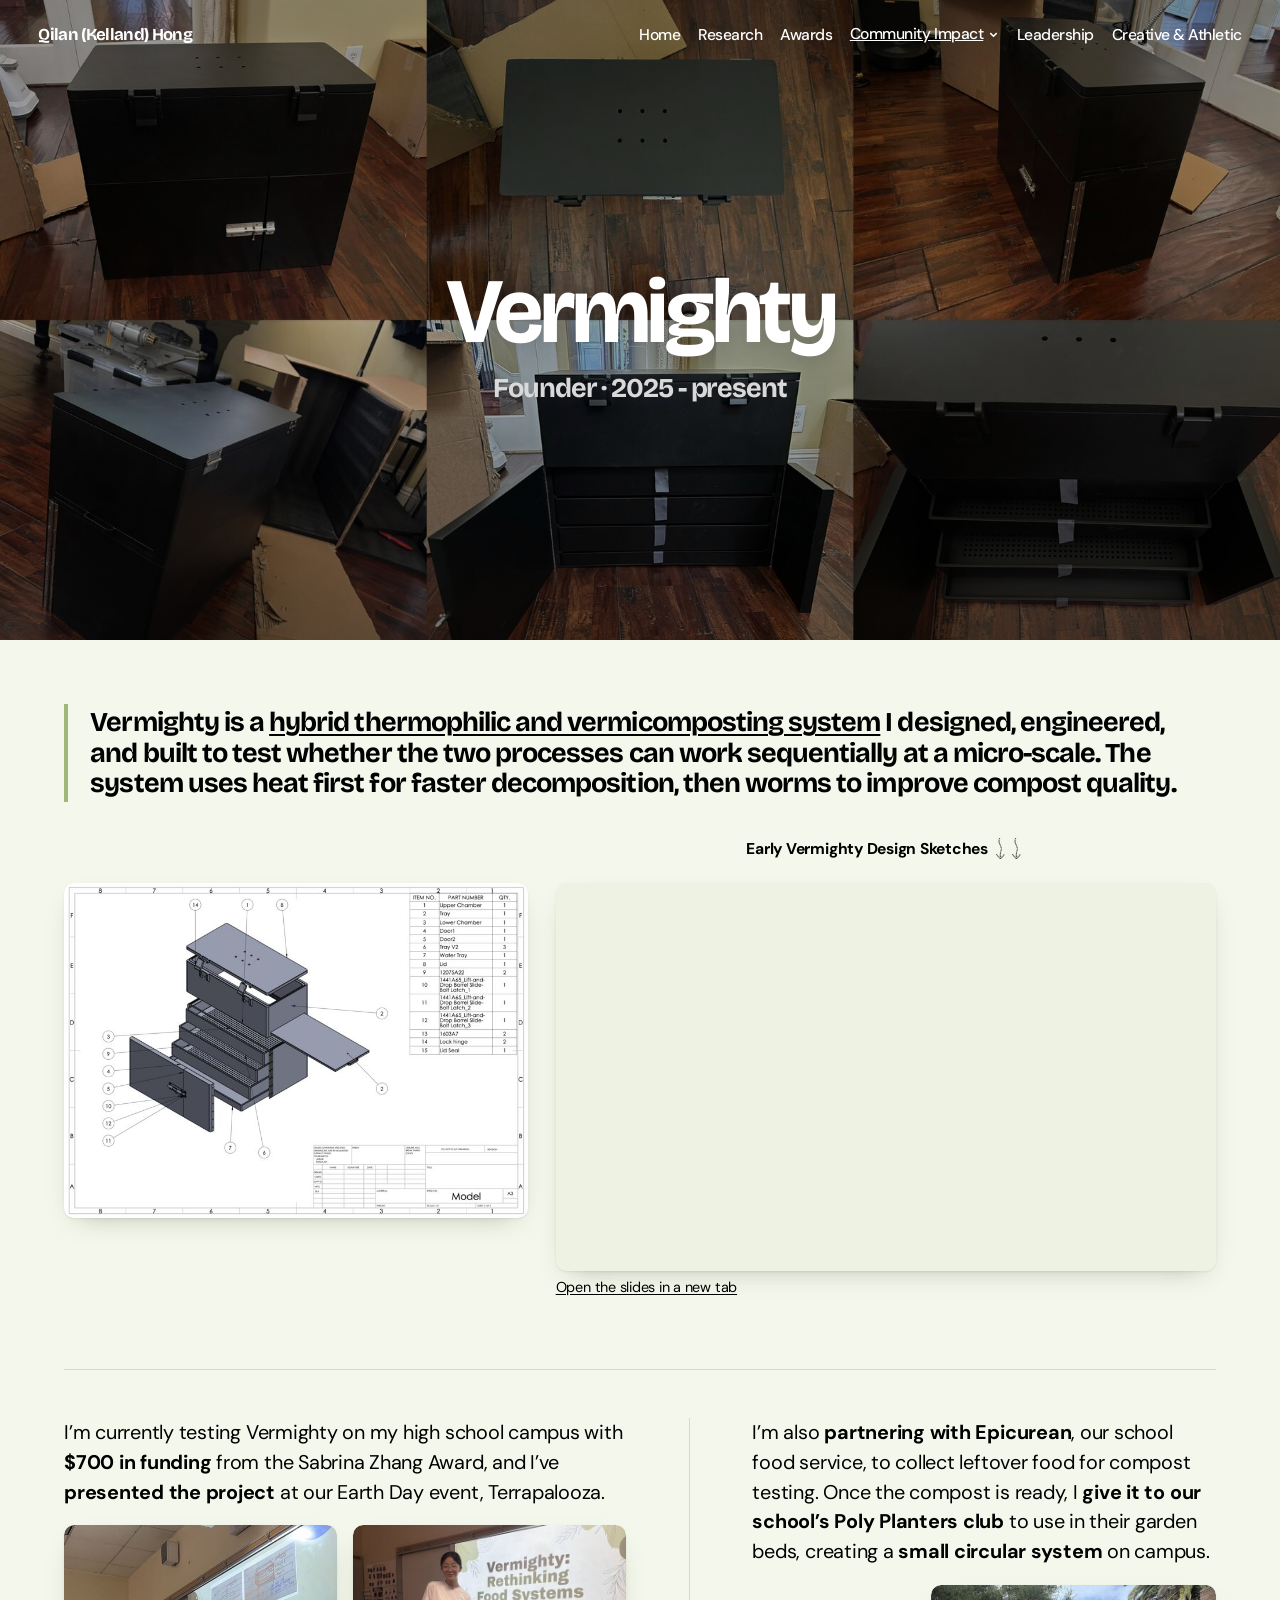
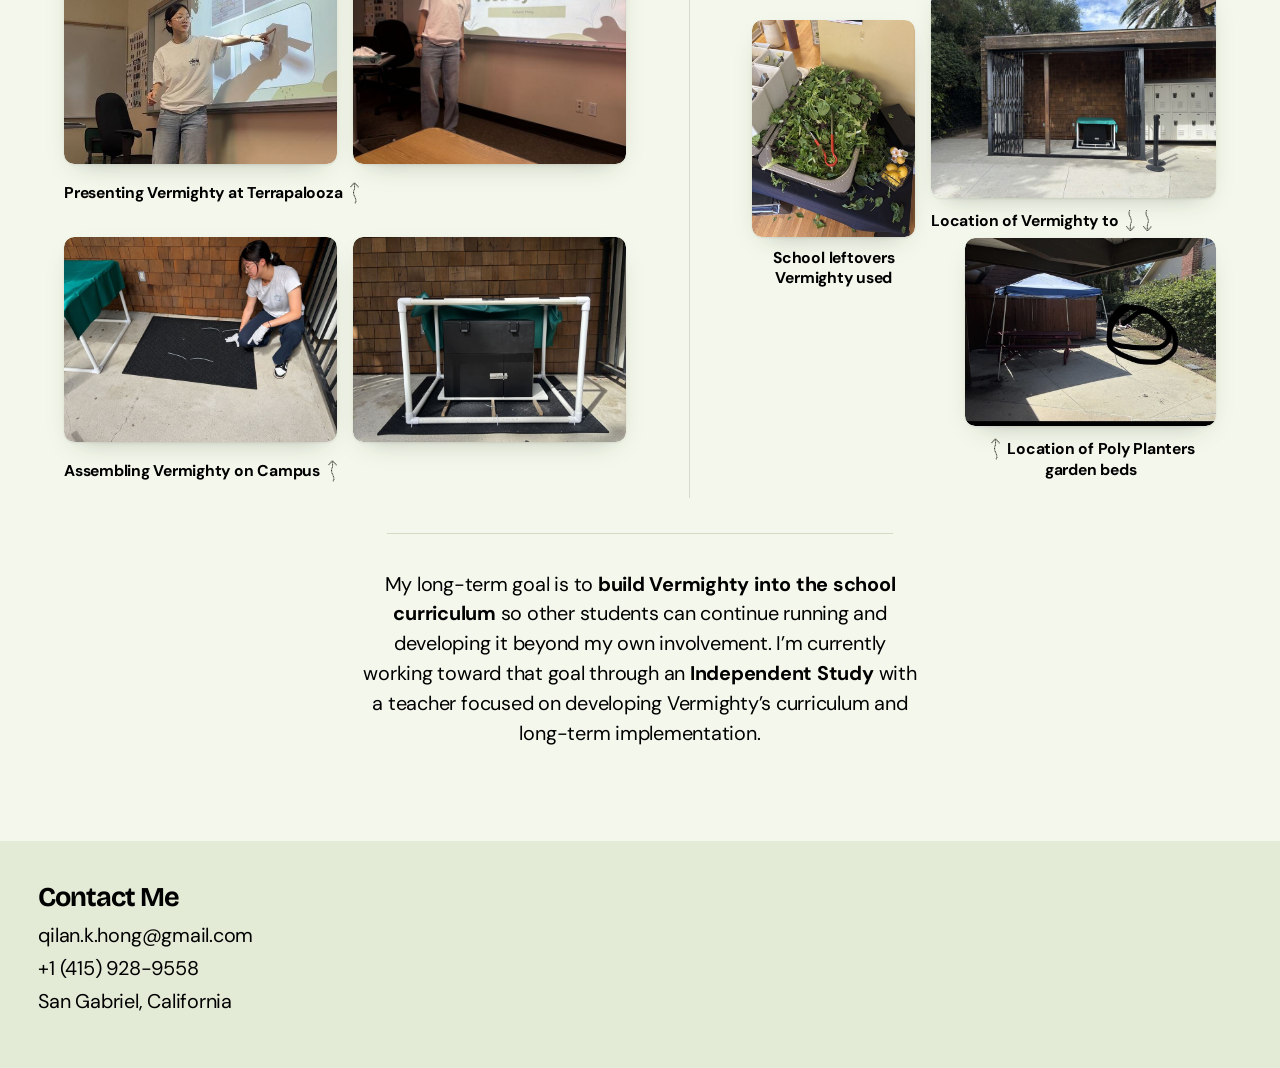
<file: vermighty.html>
<!DOCTYPE html>
<html lang="en">
<head>
<meta charset="utf-8">
<meta name="viewport" content="width=device-width, initial-scale=1">
<title>Vermighty · Qilan (Kelland) Hong</title>
<meta name="description" content="Vermighty: a hybrid thermophilic and vermicomposting system designed, engineered, and built by Qilan (Kelland) Hong.">
<link rel="canonical" href="https://www.qilankellandhong.org/vermighty">
<meta property="og:type" content="website">
<meta property="og:site_name" content="Qilan (Kelland) Hong">
<meta property="og:title" content="Vermighty · Qilan (Kelland) Hong">
<meta property="og:description" content="Vermighty: a hybrid thermophilic and vermicomposting system designed, engineered, and built by Qilan (Kelland) Hong.">
<meta property="og:url" content="https://www.qilankellandhong.org/vermighty">
<meta property="og:image" content="https://www.qilankellandhong.org/assets/img/verm-terrapalooza-1.jpg">
<meta name="twitter:card" content="summary_large_image">
<meta name="theme-color" content="#fbfff2">
<link rel="icon" href="assets/img/favicon.png">
<link rel="preconnect" href="https://fonts.googleapis.com">
<link rel="preconnect" href="https://fonts.gstatic.com" crossorigin>
<link rel="stylesheet" href="https://fonts.googleapis.com/css2?family=Bricolage+Grotesque:opsz,wght@12..96,700&family=DM+Sans:ital,wght@0,300;0,500;0,700;1,300&display=swap">
<link rel="stylesheet" href="assets/css/site.css">
</head>
<body class="has-hero">
<a class="skip" href="#main">Skip to content</a>
<header class="site-header">
  <div class="bar">
    <a class="brand" href="index.html">Qilan (Kelland) Hong</a>
    <button class="nav-toggle" type="button" aria-expanded="false" aria-controls="site-nav"><svg viewBox="0 0 18 18" fill="none" stroke="currentColor" stroke-width="1.7" aria-hidden="true"><path d="M2 5h14M2 9h14M2 13h14"/></svg>Menu</button>
    <nav class="site-nav" id="site-nav" aria-label="Main"><ul class="nav-list"><li><a href="index.html">Home</a></li><li><a href="research.html">Research</a></li><li><a href="awards.html">Awards</a></li><li class="has-sub current"><button type="button" class="nav-sub-toggle" aria-expanded="false">Community Impact<svg viewBox="0 0 12 12" fill="none" stroke="currentColor" stroke-width="1.6" aria-hidden="true"><path d="m2.5 4.5 3.5 3.5 3.5-3.5"/></svg></button><ul class="nav-sub"><li><a href="vermighty.html" aria-current="page">Vermighty</a></li><li><a href="leaf-by-leaf.html">Leaf by Leaf</a></li></ul></li><li><a href="leadership.html">Leadership</a></li><li><a href="creative-athletic.html">Creative &amp; Athletic</a></li></ul></nav>
  </div>
</header>
<main id="main">
<section class="hero"><img src="assets/img/verm-hero.jpg" alt="" fetchpriority="high"><div><h1>Vermighty</h1><p class="role">Founder · 2025 - present</p></div></section>
<div class="page">
<div class="grid"><div class="cell "><p class="statement">Vermighty is a <u>hybrid thermophilic and vermicomposting system</u> I designed, engineered, and built to test whether the two processes can work sequentially at a micro-scale. The system uses heat first for faster decomposition, then worms to improve compost quality.</p></div></div><div class="spacer"></div><div class="grid"><div class="cell center" style="--col:6 / -1;--row:1"><p class="cap">Early Vermighty Design Sketches <svg class="doodle" viewBox="0 0 34 56" aria-hidden="true"><path d="M15 4c-6 10 8 18 3 30-1.5 4-1.5 9-1 16"/><path d="M8 42l9 10 9-10"/></svg><svg class="doodle" viewBox="0 0 34 56" aria-hidden="true"><path d="M15 4c-6 10 8 18 3 30-1.5 4-1.5 9-1 16"/><path d="M8 42l9 10 9-10"/></svg></p></div><div class="cell " style="--col:1 / 6;--row:2"><figure class="snap"><button type="button" class="shot" data-full="assets/img/verm-model.jpg" data-caption="" aria-label="Enlarge photo: Technical drawing of the Vermighty model"><img src="assets/img/verm-model-800.jpg" alt="Technical drawing of the Vermighty model" loading="lazy" decoding="async"></button></figure></div><div class="cell " style="--col:6 / -1;--row:2"><div class="embed"><iframe src="https://docs.google.com/presentation/d/e/2PACX-1vQHkLiqwA7VuB54ixppdjmDRJgMeE5eYS1R8ZqAdnL8dCpzvVyZGIUN1m5UR9Pyv_hCopj_hogTLrgt/pubembed?start=false&amp;loop=false&amp;delayms=3000" title="Early Vermighty Design Sketches" loading="lazy" allowfullscreen></iframe></div><p class="embed-link"><a href="https://docs.google.com/presentation/d/e/2PACX-1vQHkLiqwA7VuB54ixppdjmDRJgMeE5eYS1R8ZqAdnL8dCpzvVyZGIUN1m5UR9Pyv_hCopj_hogTLrgt/pub?start=false&amp;loop=false&amp;delayms=3000" target="_blank" rel="noopener">Open the slides in a new tab</a></p></div><hr class="rule"></div><div class="grid"><div class="cell " style="--col:1 / 7;--row:1"><p>I’m currently testing Vermighty on my high school campus with <strong>$700 in funding</strong> from the Sabrina Zhang Award, and I’ve <strong>presented the project</strong> at our Earth Day event, Terrapalooza.</p><div class="collage" style="grid-template-columns:1fr 1fr"><figure class="snap"><button type="button" class="shot fill" style="--ar:8 / 7" data-full="assets/img/verm-terrapalooza-1.jpg" data-caption="" aria-label="Enlarge photo: Presenting Vermighty at Terrapalooza"><img src="assets/img/verm-terrapalooza-1-800.jpg" alt="Presenting Vermighty at Terrapalooza" loading="lazy" decoding="async"></button></figure><figure class="snap"><button type="button" class="shot fill" style="--ar:8 / 7" data-full="assets/img/verm-terrapalooza-2.jpg" data-caption="" aria-label="Enlarge photo: Title slide: Vermighty, Rethinking Food Systems"><img src="assets/img/verm-terrapalooza-2-800.jpg" alt="Title slide: Vermighty, Rethinking Food Systems" loading="lazy" decoding="async"></button></figure></div><p class="cap">Presenting Vermighty at Terrapalooza <svg class="doodle up" viewBox="0 0 34 56" aria-hidden="true"><path d="M15 4c-6 10 8 18 3 30-1.5 4-1.5 9-1 16"/><path d="M8 42l9 10 9-10"/></svg></p><div class="spacer sm"></div><div class="collage" style="grid-template-columns:1fr 1fr"><figure class="snap"><button type="button" class="shot fill" style="--ar:4 / 3" data-full="assets/img/verm-assembling.jpg" data-caption="" aria-label="Enlarge photo: Assembling Vermighty on campus"><img src="assets/img/verm-assembling-800.jpg" alt="Assembling Vermighty on campus" loading="lazy" decoding="async"></button></figure><figure class="snap"><button type="button" class="shot fill" style="--ar:4 / 3" data-full="assets/img/verm-upclose.jpg" data-caption="" aria-label="Enlarge photo: Vermighty set up in its frame on campus"><img src="assets/img/verm-upclose-800.jpg" alt="Vermighty set up in its frame on campus" loading="lazy" decoding="async"></button></figure></div><p class="cap">Assembling Vermighty on Campus <svg class="doodle up" viewBox="0 0 34 56" aria-hidden="true"><path d="M15 4c-6 10 8 18 3 30-1.5 4-1.5 9-1 16"/><path d="M8 42l9 10 9-10"/></svg></p></div><div class="vrule" style="--col:7 / 8;--row:1"></div><div class="cell " style="--col:8 / -1;--row:1"><p>I’m also <strong>partnering with Epicurean</strong>, our school food service, to collect leftover food for compost testing. Once the compost is ready, I <strong>give it to our school’s Poly Planters club</strong> to use in their garden beds, creating a <strong>small circular system</strong> on campus.</p><div class="collage" style="grid-template-columns:1fr 1.75fr"><div style="padding-top:2.2rem"><figure class="snap"><button type="button" class="shot fill" style="--ar:3 / 4" data-full="assets/img/verm-leftovers.jpg" data-caption="" aria-label="Enlarge photo: School food leftovers used for compost"><img src="assets/img/verm-leftovers-800.jpg" alt="School food leftovers used for compost" loading="lazy" decoding="async"></button></figure><p class="cap" style="text-align:center">School leftovers Vermighty used</p></div><div><figure class="snap"><button type="button" class="shot fill" style="--ar:4 / 3" data-full="assets/img/verm-location.jpg" data-caption="" aria-label="Enlarge photo: Vermighty’s spot on campus"><img src="assets/img/verm-location-800.jpg" alt="Vermighty’s spot on campus" loading="lazy" decoding="async"></button></figure><p class="cap">Location of Vermighty to <svg class="doodle" viewBox="0 0 34 56" aria-hidden="true"><path d="M15 4c-6 10 8 18 3 30-1.5 4-1.5 9-1 16"/><path d="M8 42l9 10 9-10"/></svg><svg class="doodle" viewBox="0 0 34 56" aria-hidden="true"><path d="M15 4c-6 10 8 18 3 30-1.5 4-1.5 9-1 16"/><path d="M8 42l9 10 9-10"/></svg></p><div style="margin-left:12%"><figure class="snap"><button type="button" class="shot fill" style="--ar:4 / 3" data-full="assets/img/verm-garden-beds.jpg" data-caption="" aria-label="Enlarge photo: The Poly Planters garden beds"><img src="assets/img/verm-garden-beds-800.jpg" alt="The Poly Planters garden beds" loading="lazy" decoding="async"></button></figure><p class="cap" style="text-align:center"><svg class="doodle up" viewBox="0 0 34 56" aria-hidden="true"><path d="M15 4c-6 10 8 18 3 30-1.5 4-1.5 9-1 16"/><path d="M8 42l9 10 9-10"/></svg> Location of Poly Planters garden beds</p></div></div></div></div></div><hr class="rule short"><div class="grid"><div class="cell center" style="--col:4 / 10"><p>My long-term goal is to<strong> build Vermighty into the school curriculum</strong> so other students can continue running and developing it beyond my own involvement. I’m currently working toward that goal through an <strong>Independent Study</strong> with a teacher focused on developing Vermighty’s curriculum and long-term implementation.</p></div></div>
</div>
</main>
<footer class="site-footer" id="contact">
  <h4>Contact Me</h4>
  <p><a href="mailto:qilan.k.hong@gmail.com">qilan.k.hong@gmail.com</a></p>
  <p><a href="tel:+14159289558">+1 (415) 928-9558</a></p>
  <p>San Gabriel, California</p>
</footer>
<script src="assets/js/site.js" defer></script>
</body>
</html>
</file>
<file: assets/css/site.css>
/* ==========================================================
   Qilan (Kelland) Hong — site styles
   Matches the original Squarespace look: Bricolage Grotesque
   headings, DM Sans body, pale lime background, full-bleed
   photo banners and collage layouts on a 12-column grid.
   ========================================================== */

:root {
  --bg: #f4f8ec;
  --ink: #000000;
  --line: #d6dacb;
  --accent: #000000;
  --accent-ink: #ffffff;
  --soft: #eef2e2;
  --font-head: "Bricolage Grotesque", system-ui, sans-serif;
  --font-body: "DM Sans", system-ui, sans-serif;
  --gutter: clamp(1.25rem, 5vw, 6rem);
}

*, *::before, *::after { box-sizing: border-box; }
html { -webkit-text-size-adjust: 100%; }
body {
  margin: 0; background: var(--bg); color: var(--ink);
  font-family: var(--font-body); font-weight: 400;
  font-size: clamp(1.06rem, 0.35vw + 0.98rem, 1.24rem);
  line-height: 1.5; letter-spacing: -0.012em;
  -webkit-font-smoothing: antialiased;
}
img, video { max-width: 100%; height: auto; display: block; }
strong, b { font-weight: 700; }
a { color: inherit; text-underline-offset: 0.16em; text-decoration-thickness: 1px; }
a:hover { text-decoration-thickness: 2px; }
:focus-visible { outline: 3px solid var(--accent); outline-offset: 3px; border-radius: 2px; }
p { margin: 0 0 0.85em; }
p:last-child { margin-bottom: 0; }

h1, h2, h3, h4 {
  font-family: var(--font-head); font-weight: 700; letter-spacing: -0.04em;
  line-height: 1.07; margin: 0 0 0.35em; text-wrap: balance;
}
h1 { font-size: clamp(3rem, 7.2vw, 6.3rem); line-height: 0.9; }
h2 { font-size: clamp(2.6rem, 5.5vw, 5rem); line-height: 0.95; }
h3 { font-size: clamp(1.9rem, 3vw, 2.6rem); }
h4 { font-size: clamp(1.35rem, 1.5vw + 0.8rem, 1.7rem); }
.statement { font-family: var(--font-head); font-weight: 700; letter-spacing: -0.035em; font-size: clamp(1.35rem, 1.5vw + 0.8rem, 1.7rem); line-height: 1.12; margin: 0; }
.statement u { text-decoration-thickness: 2px; text-underline-offset: 0.12em; }

.skip { position: absolute; left: -999px; top: 0.5rem; background: #000; color: #fff; padding: 0.5rem 1rem; z-index: 100; }
.skip:focus { left: 0.5rem; }

/* ---------- Header ---------- */
.site-header { position: relative; z-index: 50; }
.site-header .bar {
  display: flex; align-items: center; justify-content: space-between; gap: 1rem;
  padding: 1.1rem clamp(1.25rem, 3vw, 2.6rem);
}
.has-hero .site-header { position: absolute; left: 0; right: 0; top: 0; color: #fff; }
.brand { font-family: var(--font-head); font-weight: 700; letter-spacing: -0.04em; font-size: 1.05rem; text-decoration: none; color: inherit; }
.brand:hover { color: inherit; }
.nav-list { list-style: none; margin: 0; padding: 0; display: flex; align-items: center; gap: 0.15rem 1.1rem; flex-wrap: wrap; justify-content: flex-end; }
.nav-list a, .nav-sub-toggle {
  color: inherit; text-decoration: none; font: inherit; font-size: 0.98rem; font-weight: 500;
  background: none; border: 0; padding: 0.3rem 0; cursor: pointer; letter-spacing: -0.03em;
}
.nav-list a:hover, .nav-sub-toggle:hover { color: inherit; text-decoration: underline; }
.nav-list a[aria-current="page"], .has-sub.current > .nav-sub-toggle { text-decoration: underline; }
.has-sub { position: relative; }
.nav-sub-toggle { display: inline-flex; align-items: center; gap: 0.3rem; }
.nav-sub-toggle svg { width: 11px; height: 11px; transition: transform 0.2s; }
.nav-sub-toggle[aria-expanded="true"] svg { transform: rotate(180deg); }
.nav-sub {
  list-style: none; margin: 0; padding: 0.5rem 0.9rem; display: none;
  position: absolute; top: calc(100% + 0.4rem); left: -0.9rem; min-width: 11rem;
  background: var(--bg); color: var(--ink); border: 1px solid var(--line); border-radius: 10px;
  box-shadow: 0 14px 30px -14px rgba(0,0,0,0.35);
}
.nav-sub a { display: block; padding: 0.35rem 0; }
.has-sub.open .nav-sub { display: block; }
.nav-toggle {
  display: none; align-items: center; gap: 0.45rem; background: none; color: inherit;
  border: 1px solid currentColor; border-radius: 999px; padding: 0.35rem 0.85rem; font: inherit; font-size: 0.95rem; cursor: pointer;
}
.nav-toggle svg { width: 16px; height: 16px; }

@media (max-width: 900px) {
  .nav-toggle { display: inline-flex; }
  .site-nav {
    display: none; position: absolute; left: 0.75rem; right: 0.75rem; top: calc(100% - 0.25rem);
    background: var(--bg); color: var(--ink); border-radius: 14px; padding: 0.5rem 1.25rem 1rem;
    box-shadow: 0 18px 40px -18px rgba(0,0,0,0.45); border: 1px solid var(--line);
  }
  .site-nav.open { display: block; }
  .nav-list { flex-direction: column; align-items: stretch; gap: 0; }
  .nav-list a, .nav-sub-toggle { display: flex; width: 100%; padding: 0.8rem 0; font-size: 1.1rem; border-bottom: 1px solid var(--line); justify-content: space-between; }
  .nav-sub { position: static; box-shadow: none; border: 0; padding: 0 0 0 1rem; background: transparent; }
}

/* ---------- Hero banner ---------- */
.hero {
  position: relative; min-height: clamp(380px, 72vh, 640px);
  display: grid; place-items: center; text-align: center; color: #d9d9d9;
  padding: 6rem var(--gutter) 3.5rem; overflow: hidden; isolation: isolate;
}
.hero > img { position: absolute; inset: 0; width: 100%; height: 100%; object-fit: cover; z-index: -2; }
.hero::after { content: ""; position: absolute; inset: 0; background: rgba(0, 0, 0, 0.39); z-index: -1; }
.hero h1 { margin: 0; color: #fff; }
.hero .role { font-family: var(--font-head); font-weight: 700; letter-spacing: -0.04em; font-size: clamp(1.15rem, 1.4vw + 0.7rem, 1.7rem); margin: 0.9rem 0 0; }

/* ---------- Page body grid ---------- */
.page { padding: clamp(2rem, 4vw, 3rem) var(--gutter) 1rem; max-width: 1500px; margin-inline: auto; }
.grid { display: grid; grid-template-columns: repeat(12, minmax(0, 1fr)); gap: 1.1rem clamp(1rem, 2.2vw, 2rem); align-items: start; }
.cell { grid-column: 1 / -1; min-width: 0; }
.cell.center { text-align: center; justify-self: center; }
.rule { grid-column: 1 / -1; border: 0; border-top: 1px solid var(--line); margin: 1.4rem 0; width: 100%; }
.vrule { display: none; }
@media (min-width: 901px) {
  .cell { grid-column: var(--col, 1 / -1); grid-row: var(--row, auto); }
  .vrule { display: block; grid-column: var(--col); grid-row: var(--row); justify-self: center; width: 1px; height: 100%; background: var(--line); }
}
@media (max-width: 900px) {
  .grid { grid-template-columns: repeat(2, minmax(0, 1fr)); gap: 0.9rem; }
  .cell.half { grid-column: span 1; }
  .cell.center { text-align: left; justify-self: stretch; }
}

/* Figures */
figure { margin: 0; }
.shot { display: block; width: 100%; padding: 0; border: 0; background: none; cursor: zoom-in; overflow: hidden; border-radius: 4px; }
.shot img { width: 100%; transition: transform 0.35s ease; }
.shot.fill img { object-fit: cover; aspect-ratio: var(--ar, 4 / 3); }
.shot:hover img { transform: scale(1.025); }
figcaption, .cap { font-weight: 700; margin-top: 0.45rem; line-height: 1.25; }
.cap { margin: 0; }

/* Buttons */
.btn {
  display: inline-flex; align-items: center; justify-content: center; text-align: center; gap: 0.45rem;
  padding: 0.75rem 1.35rem; border-radius: 999px; background: var(--accent); color: var(--accent-ink);
  text-decoration: none; font-weight: 500; font-size: 0.98rem; letter-spacing: -0.02em; line-height: 1.2;
}
.btn:hover { background: #3a3a3a; color: #fff; }

/* Embeds & media */
.embed { position: relative; width: 100%; aspect-ratio: 16 / 9.4; background: var(--soft); border-radius: 4px; overflow: hidden; }
.embed iframe { position: absolute; inset: 0; width: 100%; height: 100%; border: 0; }
.embed-link { font-size: 0.9rem; margin-top: 0.4rem; }
video.player { width: 100%; border-radius: 4px; background: #000; }
.audio-card { background: #000; color: #fff; border-radius: 6px; padding: 1.1rem 1.2rem; }
.audio-card .t { font-family: var(--font-head); font-weight: 700; letter-spacing: -0.03em; font-size: 1.2rem; }
.audio-card .a { opacity: 0.75; margin-bottom: 0.7rem; }
.audio-card audio { width: 100%; }
ul.programs { margin: 0; padding-left: 1.2rem; }
ul.programs li { margin-bottom: 0.9em; }

/* ---------- Home ---------- */
.home-intro { padding-top: clamp(1.5rem, 5vw, 4rem); }
.home-intro h2 { margin-bottom: 0.5em; }
.home-photo img { width: 100%; aspect-ratio: 819 / 1024; object-fit: cover; }
.explore { margin-top: clamp(2.5rem, 5vw, 4rem); }
.explore-grid { display: grid; grid-template-columns: repeat(3, minmax(0, 1fr)); gap: 1.25rem; margin-top: 1rem; }
.explore-card { position: relative; display: block; overflow: hidden; border-radius: 4px; color: #fff; text-decoration: none; aspect-ratio: 4 / 3; isolation: isolate; }
.explore-card img { position: absolute; inset: 0; width: 100%; height: 100%; object-fit: cover; z-index: -2; transition: transform 0.4s ease; }
.explore-card::after { content: ""; position: absolute; inset: 0; background: linear-gradient(transparent 35%, rgba(0,0,0,0.6)); z-index: -1; }
.explore-card span { position: absolute; left: 1rem; bottom: 0.85rem; font-family: var(--font-head); font-weight: 700; letter-spacing: -0.04em; font-size: clamp(1.4rem, 2vw, 1.9rem); }
.explore-card:hover img { transform: scale(1.05); }
.explore-card:hover { color: #fff; }
@media (max-width: 900px) { .explore-grid { grid-template-columns: repeat(2, minmax(0, 1fr)); } }
@media (max-width: 520px) { .explore-grid { grid-template-columns: 1fr; } }

/* ---------- Footer ---------- */
.site-footer { padding: 2.6rem clamp(1.25rem, 3vw, 2.6rem) 3rem; margin-top: 2rem; }
.site-footer h4 { margin-bottom: 0.6rem; }
.site-footer p { margin: 0 0 0.2rem; }
.site-footer a { text-decoration: none; }
.site-footer a:hover { text-decoration: underline; }

/* ---------- Lightbox ---------- */
.lightbox { position: fixed; inset: 0; z-index: 200; display: none; background: rgba(8, 10, 6, 0.93); padding: 3.5rem 1rem 1rem; align-items: center; justify-content: center; flex-direction: column; gap: 0.75rem; }
.lightbox.open { display: flex; }
.lightbox img { max-width: min(1400px, 100%); max-height: calc(100dvh - 8rem); width: auto; object-fit: contain; border-radius: 4px; }
.lightbox p { color: #eee; margin: 0; text-align: center; }
.lightbox button { position: absolute; background: rgba(255,255,255,0.14); color: #fff; border: 0; width: 2.75rem; height: 2.75rem; border-radius: 50%; font-size: 1.4rem; cursor: pointer; line-height: 1; }
.lightbox .lb-close { top: 0.75rem; right: 0.75rem; }
.lightbox .lb-prev { left: 0.75rem; top: 50%; }
.lightbox .lb-next { right: 0.75rem; top: 50%; }

@media (prefers-reduced-motion: reduce) { *, *::before, *::after { transition: none !important; animation: none !important; } }

/* Collages, spacing helpers */
.collage { display: grid; gap: 0.9rem; align-items: start; margin: 0.9rem 0; }
.collage > * { min-width: 0; }
.cell > .collage:first-child { margin-top: 0; }
.spacer { height: 1.5rem; }
.spacer.sm { height: 0.6rem; }
.push-right { max-width: 62%; margin-left: auto; }
.rule.short { max-width: 44%; margin: 2.2rem auto; }
p.gap { margin-top: 1.4rem; }
.cell.center .cap { text-align: center; }
@media (max-width: 560px) {
  .collage { grid-template-columns: 1fr 1fr !important; }
  .push-right { max-width: 100%; }
  .rule.short { max-width: 100%; }
}

/* ==========================================================
   Refined version: clean photos, pencil arrows, calmer rhythm
   ========================================================== */
:root { --ink-2: #3c4237; --sage: #e3ead6; --shadow: 0 1px 2px rgba(30,40,20,0.08), 0 10px 26px -14px rgba(30,40,20,0.35); }
.meta { color: var(--ink-2); font-size: 0.95em; }
h4 { margin-bottom: 0.3em; }
.page { padding-top: clamp(2.5rem, 5vw, 4rem); }
.rule { margin: clamp(2rem, 4vw, 3rem) 0; border-top-color: #d3dbc4; }
.grid { row-gap: 1.4rem; }

/* Banner: softer, deeper overlay toward the bottom */
.hero::after { background: linear-gradient(180deg, rgba(0,0,0,0.42) 0%, rgba(0,0,0,0.28) 45%, rgba(0,0,0,0.55) 100%); }
.hero h1 { text-shadow: 0 2px 24px rgba(0,0,0,0.25); }

/* Clean photos with a soft shadow */
.snap .shot { border-radius: 10px; box-shadow: var(--shadow); }
.shot img { border-radius: 10px; }
.shot:hover img { transform: scale(1.03); }
.collage { gap: 1rem; margin: 1.1rem 0; }
figcaption, .cap { font-weight: 700; font-size: 0.98rem; line-height: 1.3; margin-top: 0.6rem; }
.cap { margin: 0.7rem 0 0.3rem; }
.embed, video.player { border-radius: 10px; box-shadow: var(--shadow); }

/* Intro statements read like an editorial pull quote */
.statement { padding: 0.2rem 0 0.2rem 1.4rem; border-left: 4px solid #9fb87a; }

/* Pencil-drawn dotted arrows */
.doodle { display: inline-block; width: 0.8em; height: 1.3em; vertical-align: -0.32em; margin: 0 0.06em; fill: none;
  stroke: #56604c; stroke-width: 2.3; stroke-linecap: round; stroke-linejoin: round; stroke-dasharray: 0.1 4.2; }
.doodle.up { transform: rotate(180deg); }

/* Buttons */
.btn { font-weight: 600; padding: 0.8rem 1.45rem; box-shadow: 0 6px 16px -10px rgba(0,0,0,0.6); }
.btn.ghost { background: transparent; color: #000; box-shadow: inset 0 0 0 1.5px #000; }
.btn.ghost:hover { background: #000; color: #fff; }
.btn-row { display: flex; flex-wrap: wrap; gap: 0.75rem; margin-top: 1.4rem; }
.btn-row p { margin: 0; }

/* Homepage */
.home-photo img { border-radius: 14px; box-shadow: var(--shadow); }
.explore-card { border-radius: 12px; box-shadow: var(--shadow); }
.explore-card::after { background: linear-gradient(180deg, transparent 40%, rgba(0,0,0,0.62)); }
.explore-card span { font-size: clamp(1.35rem, 1.8vw, 1.75rem); }
.explore-grid { gap: 1.4rem; }

/* Footer band */
.site-footer { background: var(--sage); margin-top: clamp(3rem, 6vw, 5rem); }

/* Gentle fade-in on scroll (only when JS runs and motion is allowed) */
.js-reveal .reveal { opacity: 0; transform: translateY(14px); transition: opacity 0.7s ease, transform 0.7s ease; }
.js-reveal .reveal.in { opacity: 1; transform: none; }
@media (prefers-reduced-motion: reduce) { .js-reveal .reveal { opacity: 1; transform: none; } }
.doodle { width: 0.95em; height: 1.5em; vertical-align: -0.42em; stroke: #3f4638; stroke-width: 2.9; stroke-dasharray: 0.1 3.6; }
.collage .btn { font-size: 0.9rem; padding: 0.6rem 1rem; }
</file>
